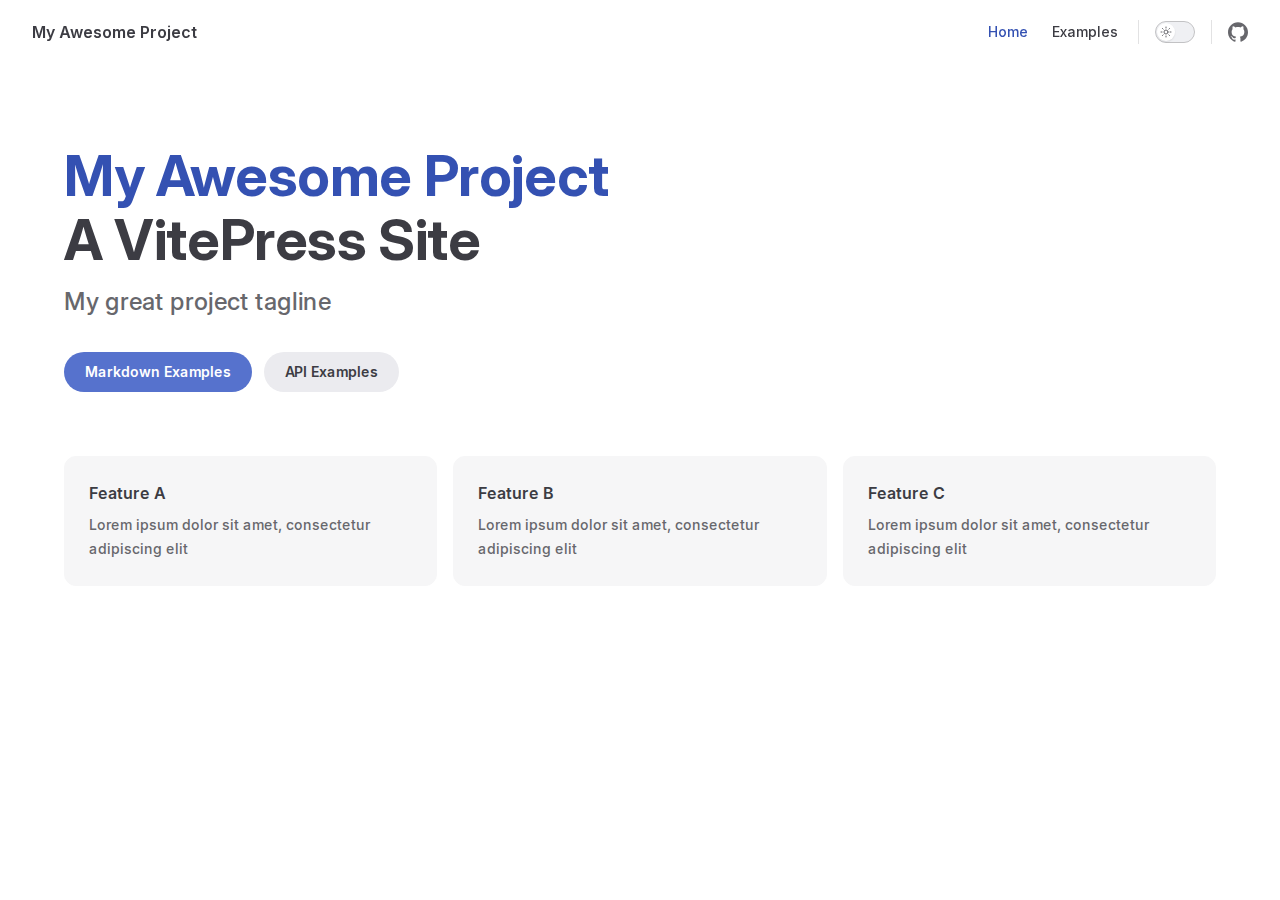
<file: index.html>
<!DOCTYPE html>
<html lang="en-US" dir="ltr">
  <head>
    <meta charset="utf-8">
    <meta name="viewport" content="width=device-width,initial-scale=1">
    <title>My Awesome Project</title>
    <meta name="description" content="A VitePress Site">
    <meta name="generator" content="VitePress v1.6.3">
    <link rel="preload stylesheet" href="/assets/style.DFTx90Kk.css" as="style">
    <link rel="preload stylesheet" href="/vp-icons.css" as="style">
    
    <script type="module" src="/assets/app.Yv9tMCdR.js"></script>
    <link rel="preload" href="/assets/inter-roman-latin.Di8DUHzh.woff2" as="font" type="font/woff2" crossorigin="">
    <link rel="modulepreload" href="/assets/chunks/theme.CDm2W-g2.js">
    <link rel="modulepreload" href="/assets/chunks/framework.Dh1jimFm.js">
    <link rel="modulepreload" href="/assets/index.md.D8UvZ0yK.lean.js">
    <script id="check-dark-mode">(()=>{const e=localStorage.getItem("vitepress-theme-appearance")||"auto",a=window.matchMedia("(prefers-color-scheme: dark)").matches;(!e||e==="auto"?a:e==="dark")&&document.documentElement.classList.add("dark")})();</script>
    <script id="check-mac-os">document.documentElement.classList.toggle("mac",/Mac|iPhone|iPod|iPad/i.test(navigator.platform));</script>
  </head>
  <body>
    <div id="app"><div class="Layout" data-v-5d98c3a5><!--[--><!--]--><!--[--><span tabindex="-1" data-v-0b0ada53></span><a href="#VPContent" class="VPSkipLink visually-hidden" data-v-0b0ada53>Skip to content</a><!--]--><!----><header class="VPNav" data-v-5d98c3a5 data-v-ae24b3ad><div class="VPNavBar" data-v-ae24b3ad data-v-6aa21345><div class="wrapper" data-v-6aa21345><div class="container" data-v-6aa21345><div class="title" data-v-6aa21345><div class="VPNavBarTitle" data-v-6aa21345 data-v-1168a8e4><a class="title" href="/" data-v-1168a8e4><!--[--><!--]--><!----><span data-v-1168a8e4>My Awesome Project</span><!--[--><!--]--></a></div></div><div class="content" data-v-6aa21345><div class="content-body" data-v-6aa21345><!--[--><!--]--><div class="VPNavBarSearch search" data-v-6aa21345><!----></div><nav aria-labelledby="main-nav-aria-label" class="VPNavBarMenu menu" data-v-6aa21345 data-v-dc692963><span id="main-nav-aria-label" class="visually-hidden" data-v-dc692963> Main Navigation </span><!--[--><!--[--><a class="VPLink link VPNavBarMenuLink active" href="/" tabindex="0" data-v-dc692963 data-v-e56f3d57><!--[--><span data-v-e56f3d57>Home</span><!--]--></a><!--]--><!--[--><a class="VPLink link VPNavBarMenuLink" href="/markdown-examples.html" tabindex="0" data-v-dc692963 data-v-e56f3d57><!--[--><span data-v-e56f3d57>Examples</span><!--]--></a><!--]--><!--]--></nav><!----><div class="VPNavBarAppearance appearance" data-v-6aa21345 data-v-6c893767><button class="VPSwitch VPSwitchAppearance" type="button" role="switch" title aria-checked="false" data-v-6c893767 data-v-5337faa4 data-v-1d5665e3><span class="check" data-v-1d5665e3><span class="icon" data-v-1d5665e3><!--[--><span class="vpi-sun sun" data-v-5337faa4></span><span class="vpi-moon moon" data-v-5337faa4></span><!--]--></span></span></button></div><div class="VPSocialLinks VPNavBarSocialLinks social-links" data-v-6aa21345 data-v-0394ad82 data-v-7bc22406><!--[--><a class="VPSocialLink no-icon" href="https://github.com/vuejs/vitepress" aria-label="github" target="_blank" rel="noopener" data-v-7bc22406 data-v-bd121fe5><span class="vpi-social-github"></span></a><!--]--></div><div class="VPFlyout VPNavBarExtra extra" data-v-6aa21345 data-v-bb2aa2f0 data-v-cf11d7a2><button type="button" class="button" aria-haspopup="true" aria-expanded="false" aria-label="extra navigation" data-v-cf11d7a2><span class="vpi-more-horizontal icon" data-v-cf11d7a2></span></button><div class="menu" data-v-cf11d7a2><div class="VPMenu" data-v-cf11d7a2 data-v-b98bc113><!----><!--[--><!--[--><!----><div class="group" data-v-bb2aa2f0><div class="item appearance" data-v-bb2aa2f0><p class="label" data-v-bb2aa2f0>Appearance</p><div class="appearance-action" data-v-bb2aa2f0><button class="VPSwitch VPSwitchAppearance" type="button" role="switch" title aria-checked="false" data-v-bb2aa2f0 data-v-5337faa4 data-v-1d5665e3><span class="check" data-v-1d5665e3><span class="icon" data-v-1d5665e3><!--[--><span class="vpi-sun sun" data-v-5337faa4></span><span class="vpi-moon moon" data-v-5337faa4></span><!--]--></span></span></button></div></div></div><div class="group" data-v-bb2aa2f0><div class="item social-links" data-v-bb2aa2f0><div class="VPSocialLinks social-links-list" data-v-bb2aa2f0 data-v-7bc22406><!--[--><a class="VPSocialLink no-icon" href="https://github.com/vuejs/vitepress" aria-label="github" target="_blank" rel="noopener" data-v-7bc22406 data-v-bd121fe5><span class="vpi-social-github"></span></a><!--]--></div></div></div><!--]--><!--]--></div></div></div><!--[--><!--]--><button type="button" class="VPNavBarHamburger hamburger" aria-label="mobile navigation" aria-expanded="false" aria-controls="VPNavScreen" data-v-6aa21345 data-v-e5dd9c1c><span class="container" data-v-e5dd9c1c><span class="top" data-v-e5dd9c1c></span><span class="middle" data-v-e5dd9c1c></span><span class="bottom" data-v-e5dd9c1c></span></span></button></div></div></div></div><div class="divider" data-v-6aa21345><div class="divider-line" data-v-6aa21345></div></div></div><!----></header><!----><!----><div class="VPContent is-home" id="VPContent" data-v-5d98c3a5 data-v-1428d186><div class="VPHome" data-v-1428d186 data-v-8b561e3d><!--[--><!--]--><div class="VPHero VPHomeHero" data-v-8b561e3d data-v-4f9c455b><div class="container" data-v-4f9c455b><div class="main" data-v-4f9c455b><!--[--><!--]--><!--[--><h1 class="heading" data-v-4f9c455b><span class="name clip" data-v-4f9c455b>My Awesome Project</span><span class="text" data-v-4f9c455b>A VitePress Site</span></h1><p class="tagline" data-v-4f9c455b>My great project tagline</p><!--]--><!--[--><!--]--><div class="actions" data-v-4f9c455b><!--[--><div class="action" data-v-4f9c455b><a class="VPButton medium brand" href="/markdown-examples.html" data-v-4f9c455b data-v-fa7799d5>Markdown Examples</a></div><div class="action" data-v-4f9c455b><a class="VPButton medium alt" href="/api-examples.html" data-v-4f9c455b data-v-fa7799d5>API Examples</a></div><!--]--></div><!--[--><!--]--></div><!----></div></div><!--[--><!--]--><!--[--><!--]--><div class="VPFeatures VPHomeFeatures" data-v-8b561e3d data-v-a6181336><div class="container" data-v-a6181336><div class="items" data-v-a6181336><!--[--><div class="grid-3 item" data-v-a6181336><div class="VPLink no-icon VPFeature" data-v-a6181336 data-v-a3976bdc><!--[--><article class="box" data-v-a3976bdc><!----><h2 class="title" data-v-a3976bdc>Feature A</h2><p class="details" data-v-a3976bdc>Lorem ipsum dolor sit amet, consectetur adipiscing elit</p><!----></article><!--]--></div></div><div class="grid-3 item" data-v-a6181336><div class="VPLink no-icon VPFeature" data-v-a6181336 data-v-a3976bdc><!--[--><article class="box" data-v-a3976bdc><!----><h2 class="title" data-v-a3976bdc>Feature B</h2><p class="details" data-v-a3976bdc>Lorem ipsum dolor sit amet, consectetur adipiscing elit</p><!----></article><!--]--></div></div><div class="grid-3 item" data-v-a6181336><div class="VPLink no-icon VPFeature" data-v-a6181336 data-v-a3976bdc><!--[--><article class="box" data-v-a3976bdc><!----><h2 class="title" data-v-a3976bdc>Feature C</h2><p class="details" data-v-a3976bdc>Lorem ipsum dolor sit amet, consectetur adipiscing elit</p><!----></article><!--]--></div></div><!--]--></div></div></div><!--[--><!--]--><div class="vp-doc container" style="" data-v-8b561e3d data-v-8e2d4988><!--[--><div style="position:relative;" data-v-8b561e3d><div></div></div><!--]--></div></div></div><!----><!--[--><!--]--></div></div>
    <script>window.__VP_HASH_MAP__=JSON.parse("{\"api-examples.md\":\"CRRh3xeI\",\"index.md\":\"D8UvZ0yK\",\"markdown-examples.md\":\"ediKJOVO\"}");window.__VP_SITE_DATA__=JSON.parse("{\"lang\":\"en-US\",\"dir\":\"ltr\",\"title\":\"My Awesome Project\",\"description\":\"A VitePress Site\",\"base\":\"/\",\"head\":[],\"router\":{\"prefetchLinks\":true},\"appearance\":true,\"themeConfig\":{\"nav\":[{\"text\":\"Home\",\"link\":\"/\"},{\"text\":\"Examples\",\"link\":\"/markdown-examples\"}],\"sidebar\":[{\"text\":\"Examples\",\"items\":[{\"text\":\"Markdown Examples\",\"link\":\"/markdown-examples\"},{\"text\":\"Runtime API Examples\",\"link\":\"/api-examples\"}]}],\"socialLinks\":[{\"icon\":\"github\",\"link\":\"https://github.com/vuejs/vitepress\"}]},\"locales\":{},\"scrollOffset\":134,\"cleanUrls\":false}");</script>
    
  </body>
</html>
</file>
<file: assets/style.DFTx90Kk.css>
@font-face{font-family:Inter;font-style:normal;font-weight:100 900;font-display:swap;src:url(/assets/inter-roman-cyrillic-ext.BBPuwvHQ.woff2) format("woff2");unicode-range:U+0460-052F,U+1C80-1C88,U+20B4,U+2DE0-2DFF,U+A640-A69F,U+FE2E-FE2F}@font-face{font-family:Inter;font-style:normal;font-weight:100 900;font-display:swap;src:url(/assets/inter-roman-cyrillic.C5lxZ8CY.woff2) format("woff2");unicode-range:U+0301,U+0400-045F,U+0490-0491,U+04B0-04B1,U+2116}@font-face{font-family:Inter;font-style:normal;font-weight:100 900;font-display:swap;src:url(/assets/inter-roman-greek-ext.CqjqNYQ-.woff2) format("woff2");unicode-range:U+1F00-1FFF}@font-face{font-family:Inter;font-style:normal;font-weight:100 900;font-display:swap;src:url(/assets/inter-roman-greek.BBVDIX6e.woff2) format("woff2");unicode-range:U+0370-0377,U+037A-037F,U+0384-038A,U+038C,U+038E-03A1,U+03A3-03FF}@font-face{font-family:Inter;font-style:normal;font-weight:100 900;font-display:swap;src:url(/assets/inter-roman-vietnamese.BjW4sHH5.woff2) format("woff2");unicode-range:U+0102-0103,U+0110-0111,U+0128-0129,U+0168-0169,U+01A0-01A1,U+01AF-01B0,U+0300-0301,U+0303-0304,U+0308-0309,U+0323,U+0329,U+1EA0-1EF9,U+20AB}@font-face{font-family:Inter;font-style:normal;font-weight:100 900;font-display:swap;src:url(/assets/inter-roman-latin-ext.4ZJIpNVo.woff2) format("woff2");unicode-range:U+0100-02AF,U+0304,U+0308,U+0329,U+1E00-1E9F,U+1EF2-1EFF,U+2020,U+20A0-20AB,U+20AD-20C0,U+2113,U+2C60-2C7F,U+A720-A7FF}@font-face{font-family:Inter;font-style:normal;font-weight:100 900;font-display:swap;src:url(/assets/inter-roman-latin.Di8DUHzh.woff2) format("woff2");unicode-range:U+0000-00FF,U+0131,U+0152-0153,U+02BB-02BC,U+02C6,U+02DA,U+02DC,U+0304,U+0308,U+0329,U+2000-206F,U+2074,U+20AC,U+2122,U+2191,U+2193,U+2212,U+2215,U+FEFF,U+FFFD}@font-face{font-family:Inter;font-style:italic;font-weight:100 900;font-display:swap;src:url(/assets/inter-italic-cyrillic-ext.r48I6akx.woff2) format("woff2");unicode-range:U+0460-052F,U+1C80-1C88,U+20B4,U+2DE0-2DFF,U+A640-A69F,U+FE2E-FE2F}@font-face{font-family:Inter;font-style:italic;font-weight:100 900;font-display:swap;src:url(/assets/inter-italic-cyrillic.By2_1cv3.woff2) format("woff2");unicode-range:U+0301,U+0400-045F,U+0490-0491,U+04B0-04B1,U+2116}@font-face{font-family:Inter;font-style:italic;font-weight:100 900;font-display:swap;src:url(/assets/inter-italic-greek-ext.1u6EdAuj.woff2) format("woff2");unicode-range:U+1F00-1FFF}@font-face{font-family:Inter;font-style:italic;font-weight:100 900;font-display:swap;src:url(/assets/inter-italic-greek.DJ8dCoTZ.woff2) format("woff2");unicode-range:U+0370-0377,U+037A-037F,U+0384-038A,U+038C,U+038E-03A1,U+03A3-03FF}@font-face{font-family:Inter;font-style:italic;font-weight:100 900;font-display:swap;src:url(/assets/inter-italic-vietnamese.BSbpV94h.woff2) format("woff2");unicode-range:U+0102-0103,U+0110-0111,U+0128-0129,U+0168-0169,U+01A0-01A1,U+01AF-01B0,U+0300-0301,U+0303-0304,U+0308-0309,U+0323,U+0329,U+1EA0-1EF9,U+20AB}@font-face{font-family:Inter;font-style:italic;font-weight:100 900;font-display:swap;src:url(/assets/inter-italic-latin-ext.CN1xVJS-.woff2) format("woff2");unicode-range:U+0100-02AF,U+0304,U+0308,U+0329,U+1E00-1E9F,U+1EF2-1EFF,U+2020,U+20A0-20AB,U+20AD-20C0,U+2113,U+2C60-2C7F,U+A720-A7FF}@font-face{font-family:Inter;font-style:italic;font-weight:100 900;font-display:swap;src:url(/assets/inter-italic-latin.C2AdPX0b.woff2) format("woff2");unicode-range:U+0000-00FF,U+0131,U+0152-0153,U+02BB-02BC,U+02C6,U+02DA,U+02DC,U+0304,U+0308,U+0329,U+2000-206F,U+2074,U+20AC,U+2122,U+2191,U+2193,U+2212,U+2215,U+FEFF,U+FFFD}@font-face{font-family:Punctuation SC;font-weight:400;src:local("PingFang SC Regular"),local("Noto Sans CJK SC"),local("Microsoft YaHei");unicode-range:U+201C,U+201D,U+2018,U+2019,U+2E3A,U+2014,U+2013,U+2026,U+00B7,U+007E,U+002F}@font-face{font-family:Punctuation SC;font-weight:500;src:local("PingFang SC Medium"),local("Noto Sans CJK SC"),local("Microsoft YaHei");unicode-range:U+201C,U+201D,U+2018,U+2019,U+2E3A,U+2014,U+2013,U+2026,U+00B7,U+007E,U+002F}@font-face{font-family:Punctuation SC;font-weight:600;src:local("PingFang SC Semibold"),local("Noto Sans CJK SC Bold"),local("Microsoft YaHei Bold");unicode-range:U+201C,U+201D,U+2018,U+2019,U+2E3A,U+2014,U+2013,U+2026,U+00B7,U+007E,U+002F}@font-face{font-family:Punctuation SC;font-weight:700;src:local("PingFang SC Semibold"),local("Noto Sans CJK SC Bold"),local("Microsoft YaHei Bold");unicode-range:U+201C,U+201D,U+2018,U+2019,U+2E3A,U+2014,U+2013,U+2026,U+00B7,U+007E,U+002F}:root{--vp-c-white: #ffffff;--vp-c-black: #000000;--vp-c-neutral: var(--vp-c-black);--vp-c-neutral-inverse: var(--vp-c-white)}.dark{--vp-c-neutral: var(--vp-c-white);--vp-c-neutral-inverse: var(--vp-c-black)}:root{--vp-c-gray-1: #dddde3;--vp-c-gray-2: #e4e4e9;--vp-c-gray-3: #ebebef;--vp-c-gray-soft: rgba(142, 150, 170, .14);--vp-c-indigo-1: #3451b2;--vp-c-indigo-2: #3a5ccc;--vp-c-indigo-3: #5672cd;--vp-c-indigo-soft: rgba(100, 108, 255, .14);--vp-c-purple-1: #6f42c1;--vp-c-purple-2: #7e4cc9;--vp-c-purple-3: #8e5cd9;--vp-c-purple-soft: rgba(159, 122, 234, .14);--vp-c-green-1: #18794e;--vp-c-green-2: #299764;--vp-c-green-3: #30a46c;--vp-c-green-soft: rgba(16, 185, 129, .14);--vp-c-yellow-1: #915930;--vp-c-yellow-2: #946300;--vp-c-yellow-3: #9f6a00;--vp-c-yellow-soft: rgba(234, 179, 8, .14);--vp-c-red-1: #b8272c;--vp-c-red-2: #d5393e;--vp-c-red-3: #e0575b;--vp-c-red-soft: rgba(244, 63, 94, .14);--vp-c-sponsor: #db2777}.dark{--vp-c-gray-1: #515c67;--vp-c-gray-2: #414853;--vp-c-gray-3: #32363f;--vp-c-gray-soft: rgba(101, 117, 133, .16);--vp-c-indigo-1: #a8b1ff;--vp-c-indigo-2: #5c73e7;--vp-c-indigo-3: #3e63dd;--vp-c-indigo-soft: rgba(100, 108, 255, .16);--vp-c-purple-1: #c8abfa;--vp-c-purple-2: #a879e6;--vp-c-purple-3: #8e5cd9;--vp-c-purple-soft: rgba(159, 122, 234, .16);--vp-c-green-1: #3dd68c;--vp-c-green-2: #30a46c;--vp-c-green-3: #298459;--vp-c-green-soft: rgba(16, 185, 129, .16);--vp-c-yellow-1: #f9b44e;--vp-c-yellow-2: #da8b17;--vp-c-yellow-3: #a46a0a;--vp-c-yellow-soft: rgba(234, 179, 8, .16);--vp-c-red-1: #f66f81;--vp-c-red-2: #f14158;--vp-c-red-3: #b62a3c;--vp-c-red-soft: rgba(244, 63, 94, .16)}:root{--vp-c-bg: #ffffff;--vp-c-bg-alt: #f6f6f7;--vp-c-bg-elv: #ffffff;--vp-c-bg-soft: #f6f6f7}.dark{--vp-c-bg: #1b1b1f;--vp-c-bg-alt: #161618;--vp-c-bg-elv: #202127;--vp-c-bg-soft: #202127}:root{--vp-c-border: #c2c2c4;--vp-c-divider: #e2e2e3;--vp-c-gutter: #e2e2e3}.dark{--vp-c-border: #3c3f44;--vp-c-divider: #2e2e32;--vp-c-gutter: #000000}:root{--vp-c-text-1: #3c3c43;--vp-c-text-2: #67676c;--vp-c-text-3: #929295}.dark{--vp-c-text-1: #dfdfd6;--vp-c-text-2: #98989f;--vp-c-text-3: #6a6a71}:root{--vp-c-default-1: var(--vp-c-gray-1);--vp-c-default-2: var(--vp-c-gray-2);--vp-c-default-3: var(--vp-c-gray-3);--vp-c-default-soft: var(--vp-c-gray-soft);--vp-c-brand-1: var(--vp-c-indigo-1);--vp-c-brand-2: var(--vp-c-indigo-2);--vp-c-brand-3: var(--vp-c-indigo-3);--vp-c-brand-soft: var(--vp-c-indigo-soft);--vp-c-brand: var(--vp-c-brand-1);--vp-c-tip-1: var(--vp-c-brand-1);--vp-c-tip-2: var(--vp-c-brand-2);--vp-c-tip-3: var(--vp-c-brand-3);--vp-c-tip-soft: var(--vp-c-brand-soft);--vp-c-note-1: var(--vp-c-brand-1);--vp-c-note-2: var(--vp-c-brand-2);--vp-c-note-3: var(--vp-c-brand-3);--vp-c-note-soft: var(--vp-c-brand-soft);--vp-c-success-1: var(--vp-c-green-1);--vp-c-success-2: var(--vp-c-green-2);--vp-c-success-3: var(--vp-c-green-3);--vp-c-success-soft: var(--vp-c-green-soft);--vp-c-important-1: var(--vp-c-purple-1);--vp-c-important-2: var(--vp-c-purple-2);--vp-c-important-3: var(--vp-c-purple-3);--vp-c-important-soft: var(--vp-c-purple-soft);--vp-c-warning-1: var(--vp-c-yellow-1);--vp-c-warning-2: var(--vp-c-yellow-2);--vp-c-warning-3: var(--vp-c-yellow-3);--vp-c-warning-soft: var(--vp-c-yellow-soft);--vp-c-danger-1: var(--vp-c-red-1);--vp-c-danger-2: var(--vp-c-red-2);--vp-c-danger-3: var(--vp-c-red-3);--vp-c-danger-soft: var(--vp-c-red-soft);--vp-c-caution-1: var(--vp-c-red-1);--vp-c-caution-2: var(--vp-c-red-2);--vp-c-caution-3: var(--vp-c-red-3);--vp-c-caution-soft: var(--vp-c-red-soft)}:root{--vp-font-family-base: "Inter", ui-sans-serif, system-ui, sans-serif, "Apple Color Emoji", "Segoe UI Emoji", "Segoe UI Symbol", "Noto Color Emoji";--vp-font-family-mono: ui-monospace, "Menlo", "Monaco", "Consolas", "Liberation Mono", "Courier New", monospace;font-optical-sizing:auto}:root:where(:lang(zh)){--vp-font-family-base: "Punctuation SC", "Inter", ui-sans-serif, system-ui, sans-serif, "Apple Color Emoji", "Segoe UI Emoji", "Segoe UI Symbol", "Noto Color Emoji"}:root{--vp-shadow-1: 0 1px 2px rgba(0, 0, 0, .04), 0 1px 2px rgba(0, 0, 0, .06);--vp-shadow-2: 0 3px 12px rgba(0, 0, 0, .07), 0 1px 4px rgba(0, 0, 0, .07);--vp-shadow-3: 0 12px 32px rgba(0, 0, 0, .1), 0 2px 6px rgba(0, 0, 0, .08);--vp-shadow-4: 0 14px 44px rgba(0, 0, 0, .12), 0 3px 9px rgba(0, 0, 0, .12);--vp-shadow-5: 0 18px 56px rgba(0, 0, 0, .16), 0 4px 12px rgba(0, 0, 0, .16)}:root{--vp-z-index-footer: 10;--vp-z-index-local-nav: 20;--vp-z-index-nav: 30;--vp-z-index-layout-top: 40;--vp-z-index-backdrop: 50;--vp-z-index-sidebar: 60}@media (min-width: 960px){:root{--vp-z-index-sidebar: 25}}:root{--vp-layout-max-width: 1440px}:root{--vp-header-anchor-symbol: "#"}:root{--vp-code-line-height: 1.7;--vp-code-font-size: .875em;--vp-code-color: var(--vp-c-brand-1);--vp-code-link-color: var(--vp-c-brand-1);--vp-code-link-hover-color: var(--vp-c-brand-2);--vp-code-bg: var(--vp-c-default-soft);--vp-code-block-color: var(--vp-c-text-2);--vp-code-block-bg: var(--vp-c-bg-alt);--vp-code-block-divider-color: var(--vp-c-gutter);--vp-code-lang-color: var(--vp-c-text-3);--vp-code-line-highlight-color: var(--vp-c-default-soft);--vp-code-line-number-color: var(--vp-c-text-3);--vp-code-line-diff-add-color: var(--vp-c-success-soft);--vp-code-line-diff-add-symbol-color: var(--vp-c-success-1);--vp-code-line-diff-remove-color: var(--vp-c-danger-soft);--vp-code-line-diff-remove-symbol-color: var(--vp-c-danger-1);--vp-code-line-warning-color: var(--vp-c-warning-soft);--vp-code-line-error-color: var(--vp-c-danger-soft);--vp-code-copy-code-border-color: var(--vp-c-divider);--vp-code-copy-code-bg: var(--vp-c-bg-soft);--vp-code-copy-code-hover-border-color: var(--vp-c-divider);--vp-code-copy-code-hover-bg: var(--vp-c-bg);--vp-code-copy-code-active-text: var(--vp-c-text-2);--vp-code-copy-copied-text-content: "Copied";--vp-code-tab-divider: var(--vp-code-block-divider-color);--vp-code-tab-text-color: var(--vp-c-text-2);--vp-code-tab-bg: var(--vp-code-block-bg);--vp-code-tab-hover-text-color: var(--vp-c-text-1);--vp-code-tab-active-text-color: var(--vp-c-text-1);--vp-code-tab-active-bar-color: var(--vp-c-brand-1)}:lang(es),:lang(pt){--vp-code-copy-copied-text-content: "Copiado"}:lang(fa){--vp-code-copy-copied-text-content: "کپی شد"}:lang(ko){--vp-code-copy-copied-text-content: "복사됨"}:lang(ru){--vp-code-copy-copied-text-content: "Скопировано"}:lang(zh){--vp-code-copy-copied-text-content: "已复制"}:root{--vp-button-brand-border: transparent;--vp-button-brand-text: var(--vp-c-white);--vp-button-brand-bg: var(--vp-c-brand-3);--vp-button-brand-hover-border: transparent;--vp-button-brand-hover-text: var(--vp-c-white);--vp-button-brand-hover-bg: var(--vp-c-brand-2);--vp-button-brand-active-border: transparent;--vp-button-brand-active-text: var(--vp-c-white);--vp-button-brand-active-bg: var(--vp-c-brand-1);--vp-button-alt-border: transparent;--vp-button-alt-text: var(--vp-c-text-1);--vp-button-alt-bg: var(--vp-c-default-3);--vp-button-alt-hover-border: transparent;--vp-button-alt-hover-text: var(--vp-c-text-1);--vp-button-alt-hover-bg: var(--vp-c-default-2);--vp-button-alt-active-border: transparent;--vp-button-alt-active-text: var(--vp-c-text-1);--vp-button-alt-active-bg: var(--vp-c-default-1);--vp-button-sponsor-border: var(--vp-c-text-2);--vp-button-sponsor-text: var(--vp-c-text-2);--vp-button-sponsor-bg: transparent;--vp-button-sponsor-hover-border: var(--vp-c-sponsor);--vp-button-sponsor-hover-text: var(--vp-c-sponsor);--vp-button-sponsor-hover-bg: transparent;--vp-button-sponsor-active-border: var(--vp-c-sponsor);--vp-button-sponsor-active-text: var(--vp-c-sponsor);--vp-button-sponsor-active-bg: transparent}:root{--vp-custom-block-font-size: 14px;--vp-custom-block-code-font-size: 13px;--vp-custom-block-info-border: transparent;--vp-custom-block-info-text: var(--vp-c-text-1);--vp-custom-block-info-bg: var(--vp-c-default-soft);--vp-custom-block-info-code-bg: var(--vp-c-default-soft);--vp-custom-block-note-border: transparent;--vp-custom-block-note-text: var(--vp-c-text-1);--vp-custom-block-note-bg: var(--vp-c-default-soft);--vp-custom-block-note-code-bg: var(--vp-c-default-soft);--vp-custom-block-tip-border: transparent;--vp-custom-block-tip-text: var(--vp-c-text-1);--vp-custom-block-tip-bg: var(--vp-c-tip-soft);--vp-custom-block-tip-code-bg: var(--vp-c-tip-soft);--vp-custom-block-important-border: transparent;--vp-custom-block-important-text: var(--vp-c-text-1);--vp-custom-block-important-bg: var(--vp-c-important-soft);--vp-custom-block-important-code-bg: var(--vp-c-important-soft);--vp-custom-block-warning-border: transparent;--vp-custom-block-warning-text: var(--vp-c-text-1);--vp-custom-block-warning-bg: var(--vp-c-warning-soft);--vp-custom-block-warning-code-bg: var(--vp-c-warning-soft);--vp-custom-block-danger-border: transparent;--vp-custom-block-danger-text: var(--vp-c-text-1);--vp-custom-block-danger-bg: var(--vp-c-danger-soft);--vp-custom-block-danger-code-bg: var(--vp-c-danger-soft);--vp-custom-block-caution-border: transparent;--vp-custom-block-caution-text: var(--vp-c-text-1);--vp-custom-block-caution-bg: var(--vp-c-caution-soft);--vp-custom-block-caution-code-bg: var(--vp-c-caution-soft);--vp-custom-block-details-border: var(--vp-custom-block-info-border);--vp-custom-block-details-text: var(--vp-custom-block-info-text);--vp-custom-block-details-bg: var(--vp-custom-block-info-bg);--vp-custom-block-details-code-bg: var(--vp-custom-block-info-code-bg)}:root{--vp-input-border-color: var(--vp-c-border);--vp-input-bg-color: var(--vp-c-bg-alt);--vp-input-switch-bg-color: var(--vp-c-default-soft)}:root{--vp-nav-height: 64px;--vp-nav-bg-color: var(--vp-c-bg);--vp-nav-screen-bg-color: var(--vp-c-bg);--vp-nav-logo-height: 24px}.hide-nav{--vp-nav-height: 0px}.hide-nav .VPSidebar{--vp-nav-height: 22px}:root{--vp-local-nav-bg-color: var(--vp-c-bg)}:root{--vp-sidebar-width: 272px;--vp-sidebar-bg-color: var(--vp-c-bg-alt)}:root{--vp-backdrop-bg-color: rgba(0, 0, 0, .6)}:root{--vp-home-hero-name-color: var(--vp-c-brand-1);--vp-home-hero-name-background: transparent;--vp-home-hero-image-background-image: none;--vp-home-hero-image-filter: none}:root{--vp-badge-info-border: transparent;--vp-badge-info-text: var(--vp-c-text-2);--vp-badge-info-bg: var(--vp-c-default-soft);--vp-badge-tip-border: transparent;--vp-badge-tip-text: var(--vp-c-tip-1);--vp-badge-tip-bg: var(--vp-c-tip-soft);--vp-badge-warning-border: transparent;--vp-badge-warning-text: var(--vp-c-warning-1);--vp-badge-warning-bg: var(--vp-c-warning-soft);--vp-badge-danger-border: transparent;--vp-badge-danger-text: var(--vp-c-danger-1);--vp-badge-danger-bg: var(--vp-c-danger-soft)}:root{--vp-carbon-ads-text-color: var(--vp-c-text-1);--vp-carbon-ads-poweredby-color: var(--vp-c-text-2);--vp-carbon-ads-bg-color: var(--vp-c-bg-soft);--vp-carbon-ads-hover-text-color: var(--vp-c-brand-1);--vp-carbon-ads-hover-poweredby-color: var(--vp-c-text-1)}:root{--vp-local-search-bg: var(--vp-c-bg);--vp-local-search-result-bg: var(--vp-c-bg);--vp-local-search-result-border: var(--vp-c-divider);--vp-local-search-result-selected-bg: var(--vp-c-bg);--vp-local-search-result-selected-border: var(--vp-c-brand-1);--vp-local-search-highlight-bg: var(--vp-c-brand-1);--vp-local-search-highlight-text: var(--vp-c-neutral-inverse)}@media (prefers-reduced-motion: reduce){*,:before,:after{animation-delay:-1ms!important;animation-duration:1ms!important;animation-iteration-count:1!important;background-attachment:initial!important;scroll-behavior:auto!important;transition-duration:0s!important;transition-delay:0s!important}}*,:before,:after{box-sizing:border-box}html{line-height:1.4;font-size:16px;-webkit-text-size-adjust:100%}html.dark{color-scheme:dark}body{margin:0;width:100%;min-width:320px;min-height:100vh;line-height:24px;font-family:var(--vp-font-family-base);font-size:16px;font-weight:400;color:var(--vp-c-text-1);background-color:var(--vp-c-bg);font-synthesis:style;text-rendering:optimizeLegibility;-webkit-font-smoothing:antialiased;-moz-osx-font-smoothing:grayscale}main{display:block}h1,h2,h3,h4,h5,h6{margin:0;line-height:24px;font-size:16px;font-weight:400}p{margin:0}strong,b{font-weight:600}a,area,button,[role=button],input,label,select,summary,textarea{touch-action:manipulation}a{color:inherit;text-decoration:inherit}ol,ul{list-style:none;margin:0;padding:0}blockquote{margin:0}pre,code,kbd,samp{font-family:var(--vp-font-family-mono)}img,svg,video,canvas,audio,iframe,embed,object{display:block}figure{margin:0}img,video{max-width:100%;height:auto}button,input,optgroup,select,textarea{border:0;padding:0;line-height:inherit;color:inherit}button{padding:0;font-family:inherit;background-color:transparent;background-image:none}button:enabled,[role=button]:enabled{cursor:pointer}button:focus,button:focus-visible{outline:1px dotted;outline:4px auto -webkit-focus-ring-color}button:focus:not(:focus-visible){outline:none!important}input:focus,textarea:focus,select:focus{outline:none}table{border-collapse:collapse}input{background-color:transparent}input:-ms-input-placeholder,textarea:-ms-input-placeholder{color:var(--vp-c-text-3)}input::-ms-input-placeholder,textarea::-ms-input-placeholder{color:var(--vp-c-text-3)}input::placeholder,textarea::placeholder{color:var(--vp-c-text-3)}input::-webkit-outer-spin-button,input::-webkit-inner-spin-button{-webkit-appearance:none;margin:0}input[type=number]{-moz-appearance:textfield}textarea{resize:vertical}select{-webkit-appearance:none}fieldset{margin:0;padding:0}h1,h2,h3,h4,h5,h6,li,p{overflow-wrap:break-word}vite-error-overlay{z-index:9999}mjx-container{overflow-x:auto}mjx-container>svg{display:inline-block;margin:auto}[class^=vpi-],[class*=" vpi-"],.vp-icon{width:1em;height:1em}[class^=vpi-].bg,[class*=" vpi-"].bg,.vp-icon.bg{background-size:100% 100%;background-color:transparent}[class^=vpi-]:not(.bg),[class*=" vpi-"]:not(.bg),.vp-icon:not(.bg){-webkit-mask:var(--icon) no-repeat;mask:var(--icon) no-repeat;-webkit-mask-size:100% 100%;mask-size:100% 100%;background-color:currentColor;color:inherit}.vpi-align-left{--icon: url("data:image/svg+xml,%3Csvg xmlns='http://www.w3.org/2000/svg' fill='none' stroke='currentColor' stroke-linecap='round' stroke-linejoin='round' stroke-width='2' viewBox='0 0 24 24'%3E%3Cpath d='M21 6H3M15 12H3M17 18H3'/%3E%3C/svg%3E")}.vpi-arrow-right,.vpi-arrow-down,.vpi-arrow-left,.vpi-arrow-up{--icon: url("data:image/svg+xml,%3Csvg xmlns='http://www.w3.org/2000/svg' fill='none' stroke='currentColor' stroke-linecap='round' stroke-linejoin='round' stroke-width='2' viewBox='0 0 24 24'%3E%3Cpath d='M5 12h14M12 5l7 7-7 7'/%3E%3C/svg%3E")}.vpi-chevron-right,.vpi-chevron-down,.vpi-chevron-left,.vpi-chevron-up{--icon: url("data:image/svg+xml,%3Csvg xmlns='http://www.w3.org/2000/svg' fill='none' stroke='currentColor' stroke-linecap='round' stroke-linejoin='round' stroke-width='2' viewBox='0 0 24 24'%3E%3Cpath d='m9 18 6-6-6-6'/%3E%3C/svg%3E")}.vpi-chevron-down,.vpi-arrow-down{transform:rotate(90deg)}.vpi-chevron-left,.vpi-arrow-left{transform:rotate(180deg)}.vpi-chevron-up,.vpi-arrow-up{transform:rotate(-90deg)}.vpi-square-pen{--icon: url("data:image/svg+xml,%3Csvg xmlns='http://www.w3.org/2000/svg' fill='none' stroke='currentColor' stroke-linecap='round' stroke-linejoin='round' stroke-width='2' viewBox='0 0 24 24'%3E%3Cpath d='M12 3H5a2 2 0 0 0-2 2v14a2 2 0 0 0 2 2h14a2 2 0 0 0 2-2v-7'/%3E%3Cpath d='M18.375 2.625a2.121 2.121 0 1 1 3 3L12 15l-4 1 1-4Z'/%3E%3C/svg%3E")}.vpi-plus{--icon: url("data:image/svg+xml,%3Csvg xmlns='http://www.w3.org/2000/svg' fill='none' stroke='currentColor' stroke-linecap='round' stroke-linejoin='round' stroke-width='2' viewBox='0 0 24 24'%3E%3Cpath d='M5 12h14M12 5v14'/%3E%3C/svg%3E")}.vpi-sun{--icon: url("data:image/svg+xml,%3Csvg xmlns='http://www.w3.org/2000/svg' fill='none' stroke='currentColor' stroke-linecap='round' stroke-linejoin='round' stroke-width='2' viewBox='0 0 24 24'%3E%3Ccircle cx='12' cy='12' r='4'/%3E%3Cpath d='M12 2v2M12 20v2M4.93 4.93l1.41 1.41M17.66 17.66l1.41 1.41M2 12h2M20 12h2M6.34 17.66l-1.41 1.41M19.07 4.93l-1.41 1.41'/%3E%3C/svg%3E")}.vpi-moon{--icon: url("data:image/svg+xml,%3Csvg xmlns='http://www.w3.org/2000/svg' fill='none' stroke='currentColor' stroke-linecap='round' stroke-linejoin='round' stroke-width='2' viewBox='0 0 24 24'%3E%3Cpath d='M12 3a6 6 0 0 0 9 9 9 9 0 1 1-9-9Z'/%3E%3C/svg%3E")}.vpi-more-horizontal{--icon: url("data:image/svg+xml,%3Csvg xmlns='http://www.w3.org/2000/svg' fill='none' stroke='currentColor' stroke-linecap='round' stroke-linejoin='round' stroke-width='2' viewBox='0 0 24 24'%3E%3Ccircle cx='12' cy='12' r='1'/%3E%3Ccircle cx='19' cy='12' r='1'/%3E%3Ccircle cx='5' cy='12' r='1'/%3E%3C/svg%3E")}.vpi-languages{--icon: url("data:image/svg+xml,%3Csvg xmlns='http://www.w3.org/2000/svg' fill='none' stroke='currentColor' stroke-linecap='round' stroke-linejoin='round' stroke-width='2' viewBox='0 0 24 24'%3E%3Cpath d='m5 8 6 6M4 14l6-6 2-3M2 5h12M7 2h1M22 22l-5-10-5 10M14 18h6'/%3E%3C/svg%3E")}.vpi-heart{--icon: url("data:image/svg+xml,%3Csvg xmlns='http://www.w3.org/2000/svg' fill='none' stroke='currentColor' stroke-linecap='round' stroke-linejoin='round' stroke-width='2' viewBox='0 0 24 24'%3E%3Cpath d='M19 14c1.49-1.46 3-3.21 3-5.5A5.5 5.5 0 0 0 16.5 3c-1.76 0-3 .5-4.5 2-1.5-1.5-2.74-2-4.5-2A5.5 5.5 0 0 0 2 8.5c0 2.3 1.5 4.05 3 5.5l7 7Z'/%3E%3C/svg%3E")}.vpi-search{--icon: url("data:image/svg+xml,%3Csvg xmlns='http://www.w3.org/2000/svg' fill='none' stroke='currentColor' stroke-linecap='round' stroke-linejoin='round' stroke-width='2' viewBox='0 0 24 24'%3E%3Ccircle cx='11' cy='11' r='8'/%3E%3Cpath d='m21 21-4.3-4.3'/%3E%3C/svg%3E")}.vpi-layout-list{--icon: url("data:image/svg+xml,%3Csvg xmlns='http://www.w3.org/2000/svg' fill='none' stroke='currentColor' stroke-linecap='round' stroke-linejoin='round' stroke-width='2' viewBox='0 0 24 24'%3E%3Crect width='7' height='7' x='3' y='3' rx='1'/%3E%3Crect width='7' height='7' x='3' y='14' rx='1'/%3E%3Cpath d='M14 4h7M14 9h7M14 15h7M14 20h7'/%3E%3C/svg%3E")}.vpi-delete{--icon: url("data:image/svg+xml,%3Csvg xmlns='http://www.w3.org/2000/svg' fill='none' stroke='currentColor' stroke-linecap='round' stroke-linejoin='round' stroke-width='2' viewBox='0 0 24 24'%3E%3Cpath d='M20 5H9l-7 7 7 7h11a2 2 0 0 0 2-2V7a2 2 0 0 0-2-2ZM18 9l-6 6M12 9l6 6'/%3E%3C/svg%3E")}.vpi-corner-down-left{--icon: url("data:image/svg+xml,%3Csvg xmlns='http://www.w3.org/2000/svg' fill='none' stroke='currentColor' stroke-linecap='round' stroke-linejoin='round' stroke-width='2' viewBox='0 0 24 24'%3E%3Cpath d='m9 10-5 5 5 5'/%3E%3Cpath d='M20 4v7a4 4 0 0 1-4 4H4'/%3E%3C/svg%3E")}:root{--vp-icon-copy: url("data:image/svg+xml,%3Csvg xmlns='http://www.w3.org/2000/svg' fill='none' stroke='rgba(128,128,128,1)' stroke-linecap='round' stroke-linejoin='round' stroke-width='2' viewBox='0 0 24 24'%3E%3Crect width='8' height='4' x='8' y='2' rx='1' ry='1'/%3E%3Cpath d='M16 4h2a2 2 0 0 1 2 2v14a2 2 0 0 1-2 2H6a2 2 0 0 1-2-2V6a2 2 0 0 1 2-2h2'/%3E%3C/svg%3E");--vp-icon-copied: url("data:image/svg+xml,%3Csvg xmlns='http://www.w3.org/2000/svg' fill='none' stroke='rgba(128,128,128,1)' stroke-linecap='round' stroke-linejoin='round' stroke-width='2' viewBox='0 0 24 24'%3E%3Crect width='8' height='4' x='8' y='2' rx='1' ry='1'/%3E%3Cpath d='M16 4h2a2 2 0 0 1 2 2v14a2 2 0 0 1-2 2H6a2 2 0 0 1-2-2V6a2 2 0 0 1 2-2h2'/%3E%3Cpath d='m9 14 2 2 4-4'/%3E%3C/svg%3E")}.visually-hidden{position:absolute;width:1px;height:1px;white-space:nowrap;clip:rect(0 0 0 0);clip-path:inset(50%);overflow:hidden}.custom-block{border:1px solid transparent;border-radius:8px;padding:16px 16px 8px;line-height:24px;font-size:var(--vp-custom-block-font-size);color:var(--vp-c-text-2)}.custom-block.info{border-color:var(--vp-custom-block-info-border);color:var(--vp-custom-block-info-text);background-color:var(--vp-custom-block-info-bg)}.custom-block.info a,.custom-block.info code{color:var(--vp-c-brand-1)}.custom-block.info a:hover,.custom-block.info a:hover>code{color:var(--vp-c-brand-2)}.custom-block.info code{background-color:var(--vp-custom-block-info-code-bg)}.custom-block.note{border-color:var(--vp-custom-block-note-border);color:var(--vp-custom-block-note-text);background-color:var(--vp-custom-block-note-bg)}.custom-block.note a,.custom-block.note code{color:var(--vp-c-brand-1)}.custom-block.note a:hover,.custom-block.note a:hover>code{color:var(--vp-c-brand-2)}.custom-block.note code{background-color:var(--vp-custom-block-note-code-bg)}.custom-block.tip{border-color:var(--vp-custom-block-tip-border);color:var(--vp-custom-block-tip-text);background-color:var(--vp-custom-block-tip-bg)}.custom-block.tip a,.custom-block.tip code{color:var(--vp-c-tip-1)}.custom-block.tip a:hover,.custom-block.tip a:hover>code{color:var(--vp-c-tip-2)}.custom-block.tip code{background-color:var(--vp-custom-block-tip-code-bg)}.custom-block.important{border-color:var(--vp-custom-block-important-border);color:var(--vp-custom-block-important-text);background-color:var(--vp-custom-block-important-bg)}.custom-block.important a,.custom-block.important code{color:var(--vp-c-important-1)}.custom-block.important a:hover,.custom-block.important a:hover>code{color:var(--vp-c-important-2)}.custom-block.important code{background-color:var(--vp-custom-block-important-code-bg)}.custom-block.warning{border-color:var(--vp-custom-block-warning-border);color:var(--vp-custom-block-warning-text);background-color:var(--vp-custom-block-warning-bg)}.custom-block.warning a,.custom-block.warning code{color:var(--vp-c-warning-1)}.custom-block.warning a:hover,.custom-block.warning a:hover>code{color:var(--vp-c-warning-2)}.custom-block.warning code{background-color:var(--vp-custom-block-warning-code-bg)}.custom-block.danger{border-color:var(--vp-custom-block-danger-border);color:var(--vp-custom-block-danger-text);background-color:var(--vp-custom-block-danger-bg)}.custom-block.danger a,.custom-block.danger code{color:var(--vp-c-danger-1)}.custom-block.danger a:hover,.custom-block.danger a:hover>code{color:var(--vp-c-danger-2)}.custom-block.danger code{background-color:var(--vp-custom-block-danger-code-bg)}.custom-block.caution{border-color:var(--vp-custom-block-caution-border);color:var(--vp-custom-block-caution-text);background-color:var(--vp-custom-block-caution-bg)}.custom-block.caution a,.custom-block.caution code{color:var(--vp-c-caution-1)}.custom-block.caution a:hover,.custom-block.caution a:hover>code{color:var(--vp-c-caution-2)}.custom-block.caution code{background-color:var(--vp-custom-block-caution-code-bg)}.custom-block.details{border-color:var(--vp-custom-block-details-border);color:var(--vp-custom-block-details-text);background-color:var(--vp-custom-block-details-bg)}.custom-block.details a{color:var(--vp-c-brand-1)}.custom-block.details a:hover,.custom-block.details a:hover>code{color:var(--vp-c-brand-2)}.custom-block.details code{background-color:var(--vp-custom-block-details-code-bg)}.custom-block-title{font-weight:600}.custom-block p+p{margin:8px 0}.custom-block.details summary{margin:0 0 8px;font-weight:700;cursor:pointer;-webkit-user-select:none;user-select:none}.custom-block.details summary+p{margin:8px 0}.custom-block a{color:inherit;font-weight:600;text-decoration:underline;text-underline-offset:2px;transition:opacity .25s}.custom-block a:hover{opacity:.75}.custom-block code{font-size:var(--vp-custom-block-code-font-size)}.custom-block.custom-block th,.custom-block.custom-block blockquote>p{font-size:var(--vp-custom-block-font-size);color:inherit}.dark .vp-code span{color:var(--shiki-dark, inherit)}html:not(.dark) .vp-code span{color:var(--shiki-light, inherit)}.vp-code-group{margin-top:16px}.vp-code-group .tabs{position:relative;display:flex;margin-right:-24px;margin-left:-24px;padding:0 12px;background-color:var(--vp-code-tab-bg);overflow-x:auto;overflow-y:hidden;box-shadow:inset 0 -1px var(--vp-code-tab-divider)}@media (min-width: 640px){.vp-code-group .tabs{margin-right:0;margin-left:0;border-radius:8px 8px 0 0}}.vp-code-group .tabs input{position:fixed;opacity:0;pointer-events:none}.vp-code-group .tabs label{position:relative;display:inline-block;border-bottom:1px solid transparent;padding:0 12px;line-height:48px;font-size:14px;font-weight:500;color:var(--vp-code-tab-text-color);white-space:nowrap;cursor:pointer;transition:color .25s}.vp-code-group .tabs label:after{position:absolute;right:8px;bottom:-1px;left:8px;z-index:1;height:2px;border-radius:2px;content:"";background-color:transparent;transition:background-color .25s}.vp-code-group label:hover{color:var(--vp-code-tab-hover-text-color)}.vp-code-group input:checked+label{color:var(--vp-code-tab-active-text-color)}.vp-code-group input:checked+label:after{background-color:var(--vp-code-tab-active-bar-color)}.vp-code-group div[class*=language-],.vp-block{display:none;margin-top:0!important;border-top-left-radius:0!important;border-top-right-radius:0!important}.vp-code-group div[class*=language-].active,.vp-block.active{display:block}.vp-block{padding:20px 24px}.vp-doc h1,.vp-doc h2,.vp-doc h3,.vp-doc h4,.vp-doc h5,.vp-doc h6{position:relative;font-weight:600;outline:none}.vp-doc h1{letter-spacing:-.02em;line-height:40px;font-size:28px}.vp-doc h2{margin:48px 0 16px;border-top:1px solid var(--vp-c-divider);padding-top:24px;letter-spacing:-.02em;line-height:32px;font-size:24px}.vp-doc h3{margin:32px 0 0;letter-spacing:-.01em;line-height:28px;font-size:20px}.vp-doc h4{margin:24px 0 0;letter-spacing:-.01em;line-height:24px;font-size:18px}.vp-doc .header-anchor{position:absolute;top:0;left:0;margin-left:-.87em;font-weight:500;-webkit-user-select:none;user-select:none;opacity:0;text-decoration:none;transition:color .25s,opacity .25s}.vp-doc .header-anchor:before{content:var(--vp-header-anchor-symbol)}.vp-doc h1:hover .header-anchor,.vp-doc h1 .header-anchor:focus,.vp-doc h2:hover .header-anchor,.vp-doc h2 .header-anchor:focus,.vp-doc h3:hover .header-anchor,.vp-doc h3 .header-anchor:focus,.vp-doc h4:hover .header-anchor,.vp-doc h4 .header-anchor:focus,.vp-doc h5:hover .header-anchor,.vp-doc h5 .header-anchor:focus,.vp-doc h6:hover .header-anchor,.vp-doc h6 .header-anchor:focus{opacity:1}@media (min-width: 768px){.vp-doc h1{letter-spacing:-.02em;line-height:40px;font-size:32px}}.vp-doc h2 .header-anchor{top:24px}.vp-doc p,.vp-doc summary{margin:16px 0}.vp-doc p{line-height:28px}.vp-doc blockquote{margin:16px 0;border-left:2px solid var(--vp-c-divider);padding-left:16px;transition:border-color .5s;color:var(--vp-c-text-2)}.vp-doc blockquote>p{margin:0;font-size:16px;transition:color .5s}.vp-doc a{font-weight:500;color:var(--vp-c-brand-1);text-decoration:underline;text-underline-offset:2px;transition:color .25s,opacity .25s}.vp-doc a:hover{color:var(--vp-c-brand-2)}.vp-doc strong{font-weight:600}.vp-doc ul,.vp-doc ol{padding-left:1.25rem;margin:16px 0}.vp-doc ul{list-style:disc}.vp-doc ol{list-style:decimal}.vp-doc li+li{margin-top:8px}.vp-doc li>ol,.vp-doc li>ul{margin:8px 0 0}.vp-doc table{display:block;border-collapse:collapse;margin:20px 0;overflow-x:auto}.vp-doc tr{background-color:var(--vp-c-bg);border-top:1px solid var(--vp-c-divider);transition:background-color .5s}.vp-doc tr:nth-child(2n){background-color:var(--vp-c-bg-soft)}.vp-doc th,.vp-doc td{border:1px solid var(--vp-c-divider);padding:8px 16px}.vp-doc th{text-align:left;font-size:14px;font-weight:600;color:var(--vp-c-text-2);background-color:var(--vp-c-bg-soft)}.vp-doc td{font-size:14px}.vp-doc hr{margin:16px 0;border:none;border-top:1px solid var(--vp-c-divider)}.vp-doc .custom-block{margin:16px 0}.vp-doc .custom-block p{margin:8px 0;line-height:24px}.vp-doc .custom-block p:first-child{margin:0}.vp-doc .custom-block div[class*=language-]{margin:8px 0;border-radius:8px}.vp-doc .custom-block div[class*=language-] code{font-weight:400;background-color:transparent}.vp-doc .custom-block .vp-code-group .tabs{margin:0;border-radius:8px 8px 0 0}.vp-doc :not(pre,h1,h2,h3,h4,h5,h6)>code{font-size:var(--vp-code-font-size);color:var(--vp-code-color)}.vp-doc :not(pre)>code{border-radius:4px;padding:3px 6px;background-color:var(--vp-code-bg);transition:color .25s,background-color .5s}.vp-doc a>code{color:var(--vp-code-link-color)}.vp-doc a:hover>code{color:var(--vp-code-link-hover-color)}.vp-doc h1>code,.vp-doc h2>code,.vp-doc h3>code,.vp-doc h4>code{font-size:.9em}.vp-doc div[class*=language-],.vp-block{position:relative;margin:16px -24px;background-color:var(--vp-code-block-bg);overflow-x:auto;transition:background-color .5s}@media (min-width: 640px){.vp-doc div[class*=language-],.vp-block{border-radius:8px;margin:16px 0}}@media (max-width: 639px){.vp-doc li div[class*=language-]{border-radius:8px 0 0 8px}}.vp-doc div[class*=language-]+div[class*=language-],.vp-doc div[class$=-api]+div[class*=language-],.vp-doc div[class*=language-]+div[class$=-api]>div[class*=language-]{margin-top:-8px}.vp-doc [class*=language-] pre,.vp-doc [class*=language-] code{direction:ltr;text-align:left;white-space:pre;word-spacing:normal;word-break:normal;word-wrap:normal;-moz-tab-size:4;-o-tab-size:4;tab-size:4;-webkit-hyphens:none;-moz-hyphens:none;-ms-hyphens:none;hyphens:none}.vp-doc [class*=language-] pre{position:relative;z-index:1;margin:0;padding:20px 0;background:transparent;overflow-x:auto}.vp-doc [class*=language-] code{display:block;padding:0 24px;width:fit-content;min-width:100%;line-height:var(--vp-code-line-height);font-size:var(--vp-code-font-size);color:var(--vp-code-block-color);transition:color .5s}.vp-doc [class*=language-] code .highlighted{background-color:var(--vp-code-line-highlight-color);transition:background-color .5s;margin:0 -24px;padding:0 24px;width:calc(100% + 48px);display:inline-block}.vp-doc [class*=language-] code .highlighted.error{background-color:var(--vp-code-line-error-color)}.vp-doc [class*=language-] code .highlighted.warning{background-color:var(--vp-code-line-warning-color)}.vp-doc [class*=language-] code .diff{transition:background-color .5s;margin:0 -24px;padding:0 24px;width:calc(100% + 48px);display:inline-block}.vp-doc [class*=language-] code .diff:before{position:absolute;left:10px}.vp-doc [class*=language-] .has-focused-lines .line:not(.has-focus){filter:blur(.095rem);opacity:.4;transition:filter .35s,opacity .35s}.vp-doc [class*=language-] .has-focused-lines .line:not(.has-focus){opacity:.7;transition:filter .35s,opacity .35s}.vp-doc [class*=language-]:hover .has-focused-lines .line:not(.has-focus){filter:blur(0);opacity:1}.vp-doc [class*=language-] code .diff.remove{background-color:var(--vp-code-line-diff-remove-color);opacity:.7}.vp-doc [class*=language-] code .diff.remove:before{content:"-";color:var(--vp-code-line-diff-remove-symbol-color)}.vp-doc [class*=language-] code .diff.add{background-color:var(--vp-code-line-diff-add-color)}.vp-doc [class*=language-] code .diff.add:before{content:"+";color:var(--vp-code-line-diff-add-symbol-color)}.vp-doc div[class*=language-].line-numbers-mode{padding-left:32px}.vp-doc .line-numbers-wrapper{position:absolute;top:0;bottom:0;left:0;z-index:3;border-right:1px solid var(--vp-code-block-divider-color);padding-top:20px;width:32px;text-align:center;font-family:var(--vp-font-family-mono);line-height:var(--vp-code-line-height);font-size:var(--vp-code-font-size);color:var(--vp-code-line-number-color);transition:border-color .5s,color .5s}.vp-doc [class*=language-]>button.copy{direction:ltr;position:absolute;top:12px;right:12px;z-index:3;border:1px solid var(--vp-code-copy-code-border-color);border-radius:4px;width:40px;height:40px;background-color:var(--vp-code-copy-code-bg);opacity:0;cursor:pointer;background-image:var(--vp-icon-copy);background-position:50%;background-size:20px;background-repeat:no-repeat;transition:border-color .25s,background-color .25s,opacity .25s}.vp-doc [class*=language-]:hover>button.copy,.vp-doc [class*=language-]>button.copy:focus{opacity:1}.vp-doc [class*=language-]>button.copy:hover,.vp-doc [class*=language-]>button.copy.copied{border-color:var(--vp-code-copy-code-hover-border-color);background-color:var(--vp-code-copy-code-hover-bg)}.vp-doc [class*=language-]>button.copy.copied,.vp-doc [class*=language-]>button.copy:hover.copied{border-radius:0 4px 4px 0;background-color:var(--vp-code-copy-code-hover-bg);background-image:var(--vp-icon-copied)}.vp-doc [class*=language-]>button.copy.copied:before,.vp-doc [class*=language-]>button.copy:hover.copied:before{position:relative;top:-1px;transform:translate(calc(-100% - 1px));display:flex;justify-content:center;align-items:center;border:1px solid var(--vp-code-copy-code-hover-border-color);border-right:0;border-radius:4px 0 0 4px;padding:0 10px;width:fit-content;height:40px;text-align:center;font-size:12px;font-weight:500;color:var(--vp-code-copy-code-active-text);background-color:var(--vp-code-copy-code-hover-bg);white-space:nowrap;content:var(--vp-code-copy-copied-text-content)}.vp-doc [class*=language-]>span.lang{position:absolute;top:2px;right:8px;z-index:2;font-size:12px;font-weight:500;-webkit-user-select:none;user-select:none;color:var(--vp-code-lang-color);transition:color .4s,opacity .4s}.vp-doc [class*=language-]:hover>button.copy+span.lang,.vp-doc [class*=language-]>button.copy:focus+span.lang{opacity:0}.vp-doc .VPTeamMembers{margin-top:24px}.vp-doc .VPTeamMembers.small.count-1 .container{margin:0!important;max-width:calc((100% - 24px)/2)!important}.vp-doc .VPTeamMembers.small.count-2 .container,.vp-doc .VPTeamMembers.small.count-3 .container{max-width:100%!important}.vp-doc .VPTeamMembers.medium.count-1 .container{margin:0!important;max-width:calc((100% - 24px)/2)!important}:is(.vp-external-link-icon,.vp-doc a[href*="://"],.vp-doc a[target=_blank]):not(:is(.no-icon,svg a,:has(img,svg))):after{display:inline-block;margin-top:-1px;margin-left:4px;width:11px;height:11px;background:currentColor;color:var(--vp-c-text-3);flex-shrink:0;--icon: url("data:image/svg+xml, %3Csvg xmlns='http://www.w3.org/2000/svg' viewBox='0 0 24 24' %3E%3Cpath d='M0 0h24v24H0V0z' fill='none' /%3E%3Cpath d='M9 5v2h6.59L4 18.59 5.41 20 17 8.41V15h2V5H9z' /%3E%3C/svg%3E");-webkit-mask-image:var(--icon);mask-image:var(--icon)}.vp-external-link-icon:after{content:""}.external-link-icon-enabled :is(.vp-doc a[href*="://"],.vp-doc a[target=_blank]):not(:is(.no-icon,svg a,:has(img,svg))):after{content:"";color:currentColor}.vp-sponsor{border-radius:16px;overflow:hidden}.vp-sponsor.aside{border-radius:12px}.vp-sponsor-section+.vp-sponsor-section{margin-top:4px}.vp-sponsor-tier{margin:0 0 4px!important;text-align:center;letter-spacing:1px!important;line-height:24px;width:100%;font-weight:600;color:var(--vp-c-text-2);background-color:var(--vp-c-bg-soft)}.vp-sponsor.normal .vp-sponsor-tier{padding:13px 0 11px;font-size:14px}.vp-sponsor.aside .vp-sponsor-tier{padding:9px 0 7px;font-size:12px}.vp-sponsor-grid+.vp-sponsor-tier{margin-top:4px}.vp-sponsor-grid{display:flex;flex-wrap:wrap;gap:4px}.vp-sponsor-grid.xmini .vp-sponsor-grid-link{height:64px}.vp-sponsor-grid.xmini .vp-sponsor-grid-image{max-width:64px;max-height:22px}.vp-sponsor-grid.mini .vp-sponsor-grid-link{height:72px}.vp-sponsor-grid.mini .vp-sponsor-grid-image{max-width:96px;max-height:24px}.vp-sponsor-grid.small .vp-sponsor-grid-link{height:96px}.vp-sponsor-grid.small .vp-sponsor-grid-image{max-width:96px;max-height:24px}.vp-sponsor-grid.medium .vp-sponsor-grid-link{height:112px}.vp-sponsor-grid.medium .vp-sponsor-grid-image{max-width:120px;max-height:36px}.vp-sponsor-grid.big .vp-sponsor-grid-link{height:184px}.vp-sponsor-grid.big .vp-sponsor-grid-image{max-width:192px;max-height:56px}.vp-sponsor-grid[data-vp-grid="2"] .vp-sponsor-grid-item{width:calc((100% - 4px)/2)}.vp-sponsor-grid[data-vp-grid="3"] .vp-sponsor-grid-item{width:calc((100% - 4px * 2) / 3)}.vp-sponsor-grid[data-vp-grid="4"] .vp-sponsor-grid-item{width:calc((100% - 12px)/4)}.vp-sponsor-grid[data-vp-grid="5"] .vp-sponsor-grid-item{width:calc((100% - 16px)/5)}.vp-sponsor-grid[data-vp-grid="6"] .vp-sponsor-grid-item{width:calc((100% - 4px * 5) / 6)}.vp-sponsor-grid-item{flex-shrink:0;width:100%;background-color:var(--vp-c-bg-soft);transition:background-color .25s}.vp-sponsor-grid-item:hover{background-color:var(--vp-c-default-soft)}.vp-sponsor-grid-item:hover .vp-sponsor-grid-image{filter:grayscale(0) invert(0)}.vp-sponsor-grid-item.empty:hover{background-color:var(--vp-c-bg-soft)}.dark .vp-sponsor-grid-item:hover{background-color:var(--vp-c-white)}.dark .vp-sponsor-grid-item.empty:hover{background-color:var(--vp-c-bg-soft)}.vp-sponsor-grid-link{display:flex}.vp-sponsor-grid-box{display:flex;justify-content:center;align-items:center;width:100%}.vp-sponsor-grid-image{max-width:100%;filter:grayscale(1);transition:filter .25s}.dark .vp-sponsor-grid-image{filter:grayscale(1) invert(1)}.VPBadge{display:inline-block;margin-left:2px;border:1px solid transparent;border-radius:12px;padding:0 10px;line-height:22px;font-size:12px;font-weight:500;transform:translateY(-2px)}.VPBadge.small{padding:0 6px;line-height:18px;font-size:10px;transform:translateY(-8px)}.VPDocFooter .VPBadge{display:none}.vp-doc h1>.VPBadge{margin-top:4px;vertical-align:top}.vp-doc h2>.VPBadge{margin-top:3px;padding:0 8px;vertical-align:top}.vp-doc h3>.VPBadge{vertical-align:middle}.vp-doc h4>.VPBadge,.vp-doc h5>.VPBadge,.vp-doc h6>.VPBadge{vertical-align:middle;line-height:18px}.VPBadge.info{border-color:var(--vp-badge-info-border);color:var(--vp-badge-info-text);background-color:var(--vp-badge-info-bg)}.VPBadge.tip{border-color:var(--vp-badge-tip-border);color:var(--vp-badge-tip-text);background-color:var(--vp-badge-tip-bg)}.VPBadge.warning{border-color:var(--vp-badge-warning-border);color:var(--vp-badge-warning-text);background-color:var(--vp-badge-warning-bg)}.VPBadge.danger{border-color:var(--vp-badge-danger-border);color:var(--vp-badge-danger-text);background-color:var(--vp-badge-danger-bg)}.VPBackdrop[data-v-c79a1216]{position:fixed;top:0;right:0;bottom:0;left:0;z-index:var(--vp-z-index-backdrop);background:var(--vp-backdrop-bg-color);transition:opacity .5s}.VPBackdrop.fade-enter-from[data-v-c79a1216],.VPBackdrop.fade-leave-to[data-v-c79a1216]{opacity:0}.VPBackdrop.fade-leave-active[data-v-c79a1216]{transition-duration:.25s}@media (min-width: 1280px){.VPBackdrop[data-v-c79a1216]{display:none}}.NotFound[data-v-d6be1790]{padding:64px 24px 96px;text-align:center}@media (min-width: 768px){.NotFound[data-v-d6be1790]{padding:96px 32px 168px}}.code[data-v-d6be1790]{line-height:64px;font-size:64px;font-weight:600}.title[data-v-d6be1790]{padding-top:12px;letter-spacing:2px;line-height:20px;font-size:20px;font-weight:700}.divider[data-v-d6be1790]{margin:24px auto 18px;width:64px;height:1px;background-color:var(--vp-c-divider)}.quote[data-v-d6be1790]{margin:0 auto;max-width:256px;font-size:14px;font-weight:500;color:var(--vp-c-text-2)}.action[data-v-d6be1790]{padding-top:20px}.link[data-v-d6be1790]{display:inline-block;border:1px solid var(--vp-c-brand-1);border-radius:16px;padding:3px 16px;font-size:14px;font-weight:500;color:var(--vp-c-brand-1);transition:border-color .25s,color .25s}.link[data-v-d6be1790]:hover{border-color:var(--vp-c-brand-2);color:var(--vp-c-brand-2)}.root[data-v-b933a997]{position:relative;z-index:1}.nested[data-v-b933a997]{padding-right:16px;padding-left:16px}.outline-link[data-v-b933a997]{display:block;line-height:32px;font-size:14px;font-weight:400;color:var(--vp-c-text-2);white-space:nowrap;overflow:hidden;text-overflow:ellipsis;transition:color .5s}.outline-link[data-v-b933a997]:hover,.outline-link.active[data-v-b933a997]{color:var(--vp-c-text-1);transition:color .25s}.outline-link.nested[data-v-b933a997]{padding-left:13px}.VPDocAsideOutline[data-v-a5bbad30]{display:none}.VPDocAsideOutline.has-outline[data-v-a5bbad30]{display:block}.content[data-v-a5bbad30]{position:relative;border-left:1px solid var(--vp-c-divider);padding-left:16px;font-size:13px;font-weight:500}.outline-marker[data-v-a5bbad30]{position:absolute;top:32px;left:-1px;z-index:0;opacity:0;width:2px;border-radius:2px;height:18px;background-color:var(--vp-c-brand-1);transition:top .25s cubic-bezier(0,1,.5,1),background-color .5s,opacity .25s}.outline-title[data-v-a5bbad30]{line-height:32px;font-size:14px;font-weight:600}.VPDocAside[data-v-3f215769]{display:flex;flex-direction:column;flex-grow:1}.spacer[data-v-3f215769]{flex-grow:1}.VPDocAside[data-v-3f215769] .spacer+.VPDocAsideSponsors,.VPDocAside[data-v-3f215769] .spacer+.VPDocAsideCarbonAds{margin-top:24px}.VPDocAside[data-v-3f215769] .VPDocAsideSponsors+.VPDocAsideCarbonAds{margin-top:16px}.VPLastUpdated[data-v-e98dd255]{line-height:24px;font-size:14px;font-weight:500;color:var(--vp-c-text-2)}@media (min-width: 640px){.VPLastUpdated[data-v-e98dd255]{line-height:32px;font-size:14px;font-weight:500}}.VPDocFooter[data-v-e257564d]{margin-top:64px}.edit-info[data-v-e257564d]{padding-bottom:18px}@media (min-width: 640px){.edit-info[data-v-e257564d]{display:flex;justify-content:space-between;align-items:center;padding-bottom:14px}}.edit-link-button[data-v-e257564d]{display:flex;align-items:center;border:0;line-height:32px;font-size:14px;font-weight:500;color:var(--vp-c-brand-1);transition:color .25s}.edit-link-button[data-v-e257564d]:hover{color:var(--vp-c-brand-2)}.edit-link-icon[data-v-e257564d]{margin-right:8px}.prev-next[data-v-e257564d]{border-top:1px solid var(--vp-c-divider);padding-top:24px;display:grid;grid-row-gap:8px}@media (min-width: 640px){.prev-next[data-v-e257564d]{grid-template-columns:repeat(2,1fr);grid-column-gap:16px}}.pager-link[data-v-e257564d]{display:block;border:1px solid var(--vp-c-divider);border-radius:8px;padding:11px 16px 13px;width:100%;height:100%;transition:border-color .25s}.pager-link[data-v-e257564d]:hover{border-color:var(--vp-c-brand-1)}.pager-link.next[data-v-e257564d]{margin-left:auto;text-align:right}.desc[data-v-e257564d]{display:block;line-height:20px;font-size:12px;font-weight:500;color:var(--vp-c-text-2)}.title[data-v-e257564d]{display:block;line-height:20px;font-size:14px;font-weight:500;color:var(--vp-c-brand-1);transition:color .25s}.VPDoc[data-v-39a288b8]{padding:32px 24px 96px;width:100%}@media (min-width: 768px){.VPDoc[data-v-39a288b8]{padding:48px 32px 128px}}@media (min-width: 960px){.VPDoc[data-v-39a288b8]{padding:48px 32px 0}.VPDoc:not(.has-sidebar) .container[data-v-39a288b8]{display:flex;justify-content:center;max-width:992px}.VPDoc:not(.has-sidebar) .content[data-v-39a288b8]{max-width:752px}}@media (min-width: 1280px){.VPDoc .container[data-v-39a288b8]{display:flex;justify-content:center}.VPDoc .aside[data-v-39a288b8]{display:block}}@media (min-width: 1440px){.VPDoc:not(.has-sidebar) .content[data-v-39a288b8]{max-width:784px}.VPDoc:not(.has-sidebar) .container[data-v-39a288b8]{max-width:1104px}}.container[data-v-39a288b8]{margin:0 auto;width:100%}.aside[data-v-39a288b8]{position:relative;display:none;order:2;flex-grow:1;padding-left:32px;width:100%;max-width:256px}.left-aside[data-v-39a288b8]{order:1;padding-left:unset;padding-right:32px}.aside-container[data-v-39a288b8]{position:fixed;top:0;padding-top:calc(var(--vp-nav-height) + var(--vp-layout-top-height, 0px) + var(--vp-doc-top-height, 0px) + 48px);width:224px;height:100vh;overflow-x:hidden;overflow-y:auto;scrollbar-width:none}.aside-container[data-v-39a288b8]::-webkit-scrollbar{display:none}.aside-curtain[data-v-39a288b8]{position:fixed;bottom:0;z-index:10;width:224px;height:32px;background:linear-gradient(transparent,var(--vp-c-bg) 70%)}.aside-content[data-v-39a288b8]{display:flex;flex-direction:column;min-height:calc(100vh - (var(--vp-nav-height) + var(--vp-layout-top-height, 0px) + 48px));padding-bottom:32px}.content[data-v-39a288b8]{position:relative;margin:0 auto;width:100%}@media (min-width: 960px){.content[data-v-39a288b8]{padding:0 32px 128px}}@media (min-width: 1280px){.content[data-v-39a288b8]{order:1;margin:0;min-width:640px}}.content-container[data-v-39a288b8]{margin:0 auto}.VPDoc.has-aside .content-container[data-v-39a288b8]{max-width:688px}.VPButton[data-v-fa7799d5]{display:inline-block;border:1px solid transparent;text-align:center;font-weight:600;white-space:nowrap;transition:color .25s,border-color .25s,background-color .25s}.VPButton[data-v-fa7799d5]:active{transition:color .1s,border-color .1s,background-color .1s}.VPButton.medium[data-v-fa7799d5]{border-radius:20px;padding:0 20px;line-height:38px;font-size:14px}.VPButton.big[data-v-fa7799d5]{border-radius:24px;padding:0 24px;line-height:46px;font-size:16px}.VPButton.brand[data-v-fa7799d5]{border-color:var(--vp-button-brand-border);color:var(--vp-button-brand-text);background-color:var(--vp-button-brand-bg)}.VPButton.brand[data-v-fa7799d5]:hover{border-color:var(--vp-button-brand-hover-border);color:var(--vp-button-brand-hover-text);background-color:var(--vp-button-brand-hover-bg)}.VPButton.brand[data-v-fa7799d5]:active{border-color:var(--vp-button-brand-active-border);color:var(--vp-button-brand-active-text);background-color:var(--vp-button-brand-active-bg)}.VPButton.alt[data-v-fa7799d5]{border-color:var(--vp-button-alt-border);color:var(--vp-button-alt-text);background-color:var(--vp-button-alt-bg)}.VPButton.alt[data-v-fa7799d5]:hover{border-color:var(--vp-button-alt-hover-border);color:var(--vp-button-alt-hover-text);background-color:var(--vp-button-alt-hover-bg)}.VPButton.alt[data-v-fa7799d5]:active{border-color:var(--vp-button-alt-active-border);color:var(--vp-button-alt-active-text);background-color:var(--vp-button-alt-active-bg)}.VPButton.sponsor[data-v-fa7799d5]{border-color:var(--vp-button-sponsor-border);color:var(--vp-button-sponsor-text);background-color:var(--vp-button-sponsor-bg)}.VPButton.sponsor[data-v-fa7799d5]:hover{border-color:var(--vp-button-sponsor-hover-border);color:var(--vp-button-sponsor-hover-text);background-color:var(--vp-button-sponsor-hover-bg)}.VPButton.sponsor[data-v-fa7799d5]:active{border-color:var(--vp-button-sponsor-active-border);color:var(--vp-button-sponsor-active-text);background-color:var(--vp-button-sponsor-active-bg)}html:not(.dark) .VPImage.dark[data-v-8426fc1a]{display:none}.dark .VPImage.light[data-v-8426fc1a]{display:none}.VPHero[data-v-4f9c455b]{margin-top:calc((var(--vp-nav-height) + var(--vp-layout-top-height, 0px)) * -1);padding:calc(var(--vp-nav-height) + var(--vp-layout-top-height, 0px) + 48px) 24px 48px}@media (min-width: 640px){.VPHero[data-v-4f9c455b]{padding:calc(var(--vp-nav-height) + var(--vp-layout-top-height, 0px) + 80px) 48px 64px}}@media (min-width: 960px){.VPHero[data-v-4f9c455b]{padding:calc(var(--vp-nav-height) + var(--vp-layout-top-height, 0px) + 80px) 64px 64px}}.container[data-v-4f9c455b]{display:flex;flex-direction:column;margin:0 auto;max-width:1152px}@media (min-width: 960px){.container[data-v-4f9c455b]{flex-direction:row}}.main[data-v-4f9c455b]{position:relative;z-index:10;order:2;flex-grow:1;flex-shrink:0}.VPHero.has-image .container[data-v-4f9c455b]{text-align:center}@media (min-width: 960px){.VPHero.has-image .container[data-v-4f9c455b]{text-align:left}}@media (min-width: 960px){.main[data-v-4f9c455b]{order:1;width:calc((100% / 3) * 2)}.VPHero.has-image .main[data-v-4f9c455b]{max-width:592px}}.heading[data-v-4f9c455b]{display:flex;flex-direction:column}.name[data-v-4f9c455b],.text[data-v-4f9c455b]{width:fit-content;max-width:392px;letter-spacing:-.4px;line-height:40px;font-size:32px;font-weight:700;white-space:pre-wrap}.VPHero.has-image .name[data-v-4f9c455b],.VPHero.has-image .text[data-v-4f9c455b]{margin:0 auto}.name[data-v-4f9c455b]{color:var(--vp-home-hero-name-color)}.clip[data-v-4f9c455b]{background:var(--vp-home-hero-name-background);-webkit-background-clip:text;background-clip:text;-webkit-text-fill-color:var(--vp-home-hero-name-color)}@media (min-width: 640px){.name[data-v-4f9c455b],.text[data-v-4f9c455b]{max-width:576px;line-height:56px;font-size:48px}}@media (min-width: 960px){.name[data-v-4f9c455b],.text[data-v-4f9c455b]{line-height:64px;font-size:56px}.VPHero.has-image .name[data-v-4f9c455b],.VPHero.has-image .text[data-v-4f9c455b]{margin:0}}.tagline[data-v-4f9c455b]{padding-top:8px;max-width:392px;line-height:28px;font-size:18px;font-weight:500;white-space:pre-wrap;color:var(--vp-c-text-2)}.VPHero.has-image .tagline[data-v-4f9c455b]{margin:0 auto}@media (min-width: 640px){.tagline[data-v-4f9c455b]{padding-top:12px;max-width:576px;line-height:32px;font-size:20px}}@media (min-width: 960px){.tagline[data-v-4f9c455b]{line-height:36px;font-size:24px}.VPHero.has-image .tagline[data-v-4f9c455b]{margin:0}}.actions[data-v-4f9c455b]{display:flex;flex-wrap:wrap;margin:-6px;padding-top:24px}.VPHero.has-image .actions[data-v-4f9c455b]{justify-content:center}@media (min-width: 640px){.actions[data-v-4f9c455b]{padding-top:32px}}@media (min-width: 960px){.VPHero.has-image .actions[data-v-4f9c455b]{justify-content:flex-start}}.action[data-v-4f9c455b]{flex-shrink:0;padding:6px}.image[data-v-4f9c455b]{order:1;margin:-76px -24px -48px}@media (min-width: 640px){.image[data-v-4f9c455b]{margin:-108px -24px -48px}}@media (min-width: 960px){.image[data-v-4f9c455b]{flex-grow:1;order:2;margin:0;min-height:100%}}.image-container[data-v-4f9c455b]{position:relative;margin:0 auto;width:320px;height:320px}@media (min-width: 640px){.image-container[data-v-4f9c455b]{width:392px;height:392px}}@media (min-width: 960px){.image-container[data-v-4f9c455b]{display:flex;justify-content:center;align-items:center;width:100%;height:100%;transform:translate(-32px,-32px)}}.image-bg[data-v-4f9c455b]{position:absolute;top:50%;left:50%;border-radius:50%;width:192px;height:192px;background-image:var(--vp-home-hero-image-background-image);filter:var(--vp-home-hero-image-filter);transform:translate(-50%,-50%)}@media (min-width: 640px){.image-bg[data-v-4f9c455b]{width:256px;height:256px}}@media (min-width: 960px){.image-bg[data-v-4f9c455b]{width:320px;height:320px}}[data-v-4f9c455b] .image-src{position:absolute;top:50%;left:50%;max-width:192px;max-height:192px;transform:translate(-50%,-50%)}@media (min-width: 640px){[data-v-4f9c455b] .image-src{max-width:256px;max-height:256px}}@media (min-width: 960px){[data-v-4f9c455b] .image-src{max-width:320px;max-height:320px}}.VPFeature[data-v-a3976bdc]{display:block;border:1px solid var(--vp-c-bg-soft);border-radius:12px;height:100%;background-color:var(--vp-c-bg-soft);transition:border-color .25s,background-color .25s}.VPFeature.link[data-v-a3976bdc]:hover{border-color:var(--vp-c-brand-1)}.box[data-v-a3976bdc]{display:flex;flex-direction:column;padding:24px;height:100%}.box[data-v-a3976bdc]>.VPImage{margin-bottom:20px}.icon[data-v-a3976bdc]{display:flex;justify-content:center;align-items:center;margin-bottom:20px;border-radius:6px;background-color:var(--vp-c-default-soft);width:48px;height:48px;font-size:24px;transition:background-color .25s}.title[data-v-a3976bdc]{line-height:24px;font-size:16px;font-weight:600}.details[data-v-a3976bdc]{flex-grow:1;padding-top:8px;line-height:24px;font-size:14px;font-weight:500;color:var(--vp-c-text-2)}.link-text[data-v-a3976bdc]{padding-top:8px}.link-text-value[data-v-a3976bdc]{display:flex;align-items:center;font-size:14px;font-weight:500;color:var(--vp-c-brand-1)}.link-text-icon[data-v-a3976bdc]{margin-left:6px}.VPFeatures[data-v-a6181336]{position:relative;padding:0 24px}@media (min-width: 640px){.VPFeatures[data-v-a6181336]{padding:0 48px}}@media (min-width: 960px){.VPFeatures[data-v-a6181336]{padding:0 64px}}.container[data-v-a6181336]{margin:0 auto;max-width:1152px}.items[data-v-a6181336]{display:flex;flex-wrap:wrap;margin:-8px}.item[data-v-a6181336]{padding:8px;width:100%}@media (min-width: 640px){.item.grid-2[data-v-a6181336],.item.grid-4[data-v-a6181336],.item.grid-6[data-v-a6181336]{width:50%}}@media (min-width: 768px){.item.grid-2[data-v-a6181336],.item.grid-4[data-v-a6181336]{width:50%}.item.grid-3[data-v-a6181336],.item.grid-6[data-v-a6181336]{width:calc(100% / 3)}}@media (min-width: 960px){.item.grid-4[data-v-a6181336]{width:25%}}.container[data-v-8e2d4988]{margin:auto;width:100%;max-width:1280px;padding:0 24px}@media (min-width: 640px){.container[data-v-8e2d4988]{padding:0 48px}}@media (min-width: 960px){.container[data-v-8e2d4988]{width:100%;padding:0 64px}}.vp-doc[data-v-8e2d4988] .VPHomeSponsors,.vp-doc[data-v-8e2d4988] .VPTeamPage{margin-left:var(--vp-offset, calc(50% - 50vw) );margin-right:var(--vp-offset, calc(50% - 50vw) )}.vp-doc[data-v-8e2d4988] .VPHomeSponsors h2{border-top:none;letter-spacing:normal}.vp-doc[data-v-8e2d4988] .VPHomeSponsors a,.vp-doc[data-v-8e2d4988] .VPTeamPage a{text-decoration:none}.VPHome[data-v-8b561e3d]{margin-bottom:96px}@media (min-width: 768px){.VPHome[data-v-8b561e3d]{margin-bottom:128px}}.VPContent[data-v-1428d186]{flex-grow:1;flex-shrink:0;margin:var(--vp-layout-top-height, 0px) auto 0;width:100%}.VPContent.is-home[data-v-1428d186]{width:100%;max-width:100%}.VPContent.has-sidebar[data-v-1428d186]{margin:0}@media (min-width: 960px){.VPContent[data-v-1428d186]{padding-top:var(--vp-nav-height)}.VPContent.has-sidebar[data-v-1428d186]{margin:var(--vp-layout-top-height, 0px) 0 0;padding-left:var(--vp-sidebar-width)}}@media (min-width: 1440px){.VPContent.has-sidebar[data-v-1428d186]{padding-right:calc((100vw - var(--vp-layout-max-width)) / 2);padding-left:calc((100vw - var(--vp-layout-max-width)) / 2 + var(--vp-sidebar-width))}}.VPFooter[data-v-e315a0ad]{position:relative;z-index:var(--vp-z-index-footer);border-top:1px solid var(--vp-c-gutter);padding:32px 24px;background-color:var(--vp-c-bg)}.VPFooter.has-sidebar[data-v-e315a0ad]{display:none}.VPFooter[data-v-e315a0ad] a{text-decoration-line:underline;text-underline-offset:2px;transition:color .25s}.VPFooter[data-v-e315a0ad] a:hover{color:var(--vp-c-text-1)}@media (min-width: 768px){.VPFooter[data-v-e315a0ad]{padding:32px}}.container[data-v-e315a0ad]{margin:0 auto;max-width:var(--vp-layout-max-width);text-align:center}.message[data-v-e315a0ad],.copyright[data-v-e315a0ad]{line-height:24px;font-size:14px;font-weight:500;color:var(--vp-c-text-2)}.VPLocalNavOutlineDropdown[data-v-8a42e2b4]{padding:12px 20px 11px}@media (min-width: 960px){.VPLocalNavOutlineDropdown[data-v-8a42e2b4]{padding:12px 36px 11px}}.VPLocalNavOutlineDropdown button[data-v-8a42e2b4]{display:block;font-size:12px;font-weight:500;line-height:24px;color:var(--vp-c-text-2);transition:color .5s;position:relative}.VPLocalNavOutlineDropdown button[data-v-8a42e2b4]:hover{color:var(--vp-c-text-1);transition:color .25s}.VPLocalNavOutlineDropdown button.open[data-v-8a42e2b4]{color:var(--vp-c-text-1)}.icon[data-v-8a42e2b4]{display:inline-block;vertical-align:middle;margin-left:2px;font-size:14px;transform:rotate(0);transition:transform .25s}@media (min-width: 960px){.VPLocalNavOutlineDropdown button[data-v-8a42e2b4]{font-size:14px}.icon[data-v-8a42e2b4]{font-size:16px}}.open>.icon[data-v-8a42e2b4]{transform:rotate(90deg)}.items[data-v-8a42e2b4]{position:absolute;top:40px;right:16px;left:16px;display:grid;gap:1px;border:1px solid var(--vp-c-border);border-radius:8px;background-color:var(--vp-c-gutter);max-height:calc(var(--vp-vh, 100vh) - 86px);overflow:hidden auto;box-shadow:var(--vp-shadow-3)}@media (min-width: 960px){.items[data-v-8a42e2b4]{right:auto;left:calc(var(--vp-sidebar-width) + 32px);width:320px}}.header[data-v-8a42e2b4]{background-color:var(--vp-c-bg-soft)}.top-link[data-v-8a42e2b4]{display:block;padding:0 16px;line-height:48px;font-size:14px;font-weight:500;color:var(--vp-c-brand-1)}.outline[data-v-8a42e2b4]{padding:8px 0;background-color:var(--vp-c-bg-soft)}.flyout-enter-active[data-v-8a42e2b4]{transition:all .2s ease-out}.flyout-leave-active[data-v-8a42e2b4]{transition:all .15s ease-in}.flyout-enter-from[data-v-8a42e2b4],.flyout-leave-to[data-v-8a42e2b4]{opacity:0;transform:translateY(-16px)}.VPLocalNav[data-v-a6f0e41e]{position:sticky;top:0;left:0;z-index:var(--vp-z-index-local-nav);border-bottom:1px solid var(--vp-c-gutter);padding-top:var(--vp-layout-top-height, 0px);width:100%;background-color:var(--vp-local-nav-bg-color)}.VPLocalNav.fixed[data-v-a6f0e41e]{position:fixed}@media (min-width: 960px){.VPLocalNav[data-v-a6f0e41e]{top:var(--vp-nav-height)}.VPLocalNav.has-sidebar[data-v-a6f0e41e]{padding-left:var(--vp-sidebar-width)}.VPLocalNav.empty[data-v-a6f0e41e]{display:none}}@media (min-width: 1280px){.VPLocalNav[data-v-a6f0e41e]{display:none}}@media (min-width: 1440px){.VPLocalNav.has-sidebar[data-v-a6f0e41e]{padding-left:calc((100vw - var(--vp-layout-max-width)) / 2 + var(--vp-sidebar-width))}}.container[data-v-a6f0e41e]{display:flex;justify-content:space-between;align-items:center}.menu[data-v-a6f0e41e]{display:flex;align-items:center;padding:12px 24px 11px;line-height:24px;font-size:12px;font-weight:500;color:var(--vp-c-text-2);transition:color .5s}.menu[data-v-a6f0e41e]:hover{color:var(--vp-c-text-1);transition:color .25s}@media (min-width: 768px){.menu[data-v-a6f0e41e]{padding:0 32px}}@media (min-width: 960px){.menu[data-v-a6f0e41e]{display:none}}.menu-icon[data-v-a6f0e41e]{margin-right:8px;font-size:14px}.VPOutlineDropdown[data-v-a6f0e41e]{padding:12px 24px 11px}@media (min-width: 768px){.VPOutlineDropdown[data-v-a6f0e41e]{padding:12px 32px 11px}}.VPSwitch[data-v-1d5665e3]{position:relative;border-radius:11px;display:block;width:40px;height:22px;flex-shrink:0;border:1px solid var(--vp-input-border-color);background-color:var(--vp-input-switch-bg-color);transition:border-color .25s!important}.VPSwitch[data-v-1d5665e3]:hover{border-color:var(--vp-c-brand-1)}.check[data-v-1d5665e3]{position:absolute;top:1px;left:1px;width:18px;height:18px;border-radius:50%;background-color:var(--vp-c-neutral-inverse);box-shadow:var(--vp-shadow-1);transition:transform .25s!important}.icon[data-v-1d5665e3]{position:relative;display:block;width:18px;height:18px;border-radius:50%;overflow:hidden}.icon[data-v-1d5665e3] [class^=vpi-]{position:absolute;top:3px;left:3px;width:12px;height:12px;color:var(--vp-c-text-2)}.dark .icon[data-v-1d5665e3] [class^=vpi-]{color:var(--vp-c-text-1);transition:opacity .25s!important}.sun[data-v-5337faa4]{opacity:1}.moon[data-v-5337faa4],.dark .sun[data-v-5337faa4]{opacity:0}.dark .moon[data-v-5337faa4]{opacity:1}.dark .VPSwitchAppearance[data-v-5337faa4] .check{transform:translate(18px)}.VPNavBarAppearance[data-v-6c893767]{display:none}@media (min-width: 1280px){.VPNavBarAppearance[data-v-6c893767]{display:flex;align-items:center}}.VPMenuGroup+.VPMenuLink[data-v-35975db6]{margin:12px -12px 0;border-top:1px solid var(--vp-c-divider);padding:12px 12px 0}.link[data-v-35975db6]{display:block;border-radius:6px;padding:0 12px;line-height:32px;font-size:14px;font-weight:500;color:var(--vp-c-text-1);white-space:nowrap;transition:background-color .25s,color .25s}.link[data-v-35975db6]:hover{color:var(--vp-c-brand-1);background-color:var(--vp-c-default-soft)}.link.active[data-v-35975db6]{color:var(--vp-c-brand-1)}.VPMenuGroup[data-v-69e747b5]{margin:12px -12px 0;border-top:1px solid var(--vp-c-divider);padding:12px 12px 0}.VPMenuGroup[data-v-69e747b5]:first-child{margin-top:0;border-top:0;padding-top:0}.VPMenuGroup+.VPMenuGroup[data-v-69e747b5]{margin-top:12px;border-top:1px solid var(--vp-c-divider)}.title[data-v-69e747b5]{padding:0 12px;line-height:32px;font-size:14px;font-weight:600;color:var(--vp-c-text-2);white-space:nowrap;transition:color .25s}.VPMenu[data-v-b98bc113]{border-radius:12px;padding:12px;min-width:128px;border:1px solid var(--vp-c-divider);background-color:var(--vp-c-bg-elv);box-shadow:var(--vp-shadow-3);transition:background-color .5s;max-height:calc(100vh - var(--vp-nav-height));overflow-y:auto}.VPMenu[data-v-b98bc113] .group{margin:0 -12px;padding:0 12px 12px}.VPMenu[data-v-b98bc113] .group+.group{border-top:1px solid var(--vp-c-divider);padding:11px 12px 12px}.VPMenu[data-v-b98bc113] .group:last-child{padding-bottom:0}.VPMenu[data-v-b98bc113] .group+.item{border-top:1px solid var(--vp-c-divider);padding:11px 16px 0}.VPMenu[data-v-b98bc113] .item{padding:0 16px;white-space:nowrap}.VPMenu[data-v-b98bc113] .label{flex-grow:1;line-height:28px;font-size:12px;font-weight:500;color:var(--vp-c-text-2);transition:color .5s}.VPMenu[data-v-b98bc113] .action{padding-left:24px}.VPFlyout[data-v-cf11d7a2]{position:relative}.VPFlyout[data-v-cf11d7a2]:hover{color:var(--vp-c-brand-1);transition:color .25s}.VPFlyout:hover .text[data-v-cf11d7a2]{color:var(--vp-c-text-2)}.VPFlyout:hover .icon[data-v-cf11d7a2]{fill:var(--vp-c-text-2)}.VPFlyout.active .text[data-v-cf11d7a2]{color:var(--vp-c-brand-1)}.VPFlyout.active:hover .text[data-v-cf11d7a2]{color:var(--vp-c-brand-2)}.button[aria-expanded=false]+.menu[data-v-cf11d7a2]{opacity:0;visibility:hidden;transform:translateY(0)}.VPFlyout:hover .menu[data-v-cf11d7a2],.button[aria-expanded=true]+.menu[data-v-cf11d7a2]{opacity:1;visibility:visible;transform:translateY(0)}.button[data-v-cf11d7a2]{display:flex;align-items:center;padding:0 12px;height:var(--vp-nav-height);color:var(--vp-c-text-1);transition:color .5s}.text[data-v-cf11d7a2]{display:flex;align-items:center;line-height:var(--vp-nav-height);font-size:14px;font-weight:500;color:var(--vp-c-text-1);transition:color .25s}.option-icon[data-v-cf11d7a2]{margin-right:0;font-size:16px}.text-icon[data-v-cf11d7a2]{margin-left:4px;font-size:14px}.icon[data-v-cf11d7a2]{font-size:20px;transition:fill .25s}.menu[data-v-cf11d7a2]{position:absolute;top:calc(var(--vp-nav-height) / 2 + 20px);right:0;opacity:0;visibility:hidden;transition:opacity .25s,visibility .25s,transform .25s}.VPSocialLink[data-v-bd121fe5]{display:flex;justify-content:center;align-items:center;width:36px;height:36px;color:var(--vp-c-text-2);transition:color .5s}.VPSocialLink[data-v-bd121fe5]:hover{color:var(--vp-c-text-1);transition:color .25s}.VPSocialLink[data-v-bd121fe5]>svg,.VPSocialLink[data-v-bd121fe5]>[class^=vpi-social-]{width:20px;height:20px;fill:currentColor}.VPSocialLinks[data-v-7bc22406]{display:flex;justify-content:center}.VPNavBarExtra[data-v-bb2aa2f0]{display:none;margin-right:-12px}@media (min-width: 768px){.VPNavBarExtra[data-v-bb2aa2f0]{display:block}}@media (min-width: 1280px){.VPNavBarExtra[data-v-bb2aa2f0]{display:none}}.trans-title[data-v-bb2aa2f0]{padding:0 24px 0 12px;line-height:32px;font-size:14px;font-weight:700;color:var(--vp-c-text-1)}.item.appearance[data-v-bb2aa2f0],.item.social-links[data-v-bb2aa2f0]{display:flex;align-items:center;padding:0 12px}.item.appearance[data-v-bb2aa2f0]{min-width:176px}.appearance-action[data-v-bb2aa2f0]{margin-right:-2px}.social-links-list[data-v-bb2aa2f0]{margin:-4px -8px}.VPNavBarHamburger[data-v-e5dd9c1c]{display:flex;justify-content:center;align-items:center;width:48px;height:var(--vp-nav-height)}@media (min-width: 768px){.VPNavBarHamburger[data-v-e5dd9c1c]{display:none}}.container[data-v-e5dd9c1c]{position:relative;width:16px;height:14px;overflow:hidden}.VPNavBarHamburger:hover .top[data-v-e5dd9c1c]{top:0;left:0;transform:translate(4px)}.VPNavBarHamburger:hover .middle[data-v-e5dd9c1c]{top:6px;left:0;transform:translate(0)}.VPNavBarHamburger:hover .bottom[data-v-e5dd9c1c]{top:12px;left:0;transform:translate(8px)}.VPNavBarHamburger.active .top[data-v-e5dd9c1c]{top:6px;transform:translate(0) rotate(225deg)}.VPNavBarHamburger.active .middle[data-v-e5dd9c1c]{top:6px;transform:translate(16px)}.VPNavBarHamburger.active .bottom[data-v-e5dd9c1c]{top:6px;transform:translate(0) rotate(135deg)}.VPNavBarHamburger.active:hover .top[data-v-e5dd9c1c],.VPNavBarHamburger.active:hover .middle[data-v-e5dd9c1c],.VPNavBarHamburger.active:hover .bottom[data-v-e5dd9c1c]{background-color:var(--vp-c-text-2);transition:top .25s,background-color .25s,transform .25s}.top[data-v-e5dd9c1c],.middle[data-v-e5dd9c1c],.bottom[data-v-e5dd9c1c]{position:absolute;width:16px;height:2px;background-color:var(--vp-c-text-1);transition:top .25s,background-color .5s,transform .25s}.top[data-v-e5dd9c1c]{top:0;left:0;transform:translate(0)}.middle[data-v-e5dd9c1c]{top:6px;left:0;transform:translate(8px)}.bottom[data-v-e5dd9c1c]{top:12px;left:0;transform:translate(4px)}.VPNavBarMenuLink[data-v-e56f3d57]{display:flex;align-items:center;padding:0 12px;line-height:var(--vp-nav-height);font-size:14px;font-weight:500;color:var(--vp-c-text-1);transition:color .25s}.VPNavBarMenuLink.active[data-v-e56f3d57],.VPNavBarMenuLink[data-v-e56f3d57]:hover{color:var(--vp-c-brand-1)}.VPNavBarMenu[data-v-dc692963]{display:none}@media (min-width: 768px){.VPNavBarMenu[data-v-dc692963]{display:flex}}/*! @docsearch/css 3.8.2 | MIT License | © Algolia, Inc. and contributors | https://docsearch.algolia.com */:root{--docsearch-primary-color:#5468ff;--docsearch-text-color:#1c1e21;--docsearch-spacing:12px;--docsearch-icon-stroke-width:1.4;--docsearch-highlight-color:var(--docsearch-primary-color);--docsearch-muted-color:#969faf;--docsearch-container-background:rgba(101,108,133,.8);--docsearch-logo-color:#5468ff;--docsearch-modal-width:560px;--docsearch-modal-height:600px;--docsearch-modal-background:#f5f6f7;--docsearch-modal-shadow:inset 1px 1px 0 0 hsla(0,0%,100%,.5),0 3px 8px 0 #555a64;--docsearch-searchbox-height:56px;--docsearch-searchbox-background:#ebedf0;--docsearch-searchbox-focus-background:#fff;--docsearch-searchbox-shadow:inset 0 0 0 2px var(--docsearch-primary-color);--docsearch-hit-height:56px;--docsearch-hit-color:#444950;--docsearch-hit-active-color:#fff;--docsearch-hit-background:#fff;--docsearch-hit-shadow:0 1px 3px 0 #d4d9e1;--docsearch-key-gradient:linear-gradient(-225deg,#d5dbe4,#f8f8f8);--docsearch-key-shadow:inset 0 -2px 0 0 #cdcde6,inset 0 0 1px 1px #fff,0 1px 2px 1px rgba(30,35,90,.4);--docsearch-key-pressed-shadow:inset 0 -2px 0 0 #cdcde6,inset 0 0 1px 1px #fff,0 1px 1px 0 rgba(30,35,90,.4);--docsearch-footer-height:44px;--docsearch-footer-background:#fff;--docsearch-footer-shadow:0 -1px 0 0 #e0e3e8,0 -3px 6px 0 rgba(69,98,155,.12)}html[data-theme=dark]{--docsearch-text-color:#f5f6f7;--docsearch-container-background:rgba(9,10,17,.8);--docsearch-modal-background:#15172a;--docsearch-modal-shadow:inset 1px 1px 0 0 #2c2e40,0 3px 8px 0 #000309;--docsearch-searchbox-background:#090a11;--docsearch-searchbox-focus-background:#000;--docsearch-hit-color:#bec3c9;--docsearch-hit-shadow:none;--docsearch-hit-background:#090a11;--docsearch-key-gradient:linear-gradient(-26.5deg,#565872,#31355b);--docsearch-key-shadow:inset 0 -2px 0 0 #282d55,inset 0 0 1px 1px #51577d,0 2px 2px 0 rgba(3,4,9,.3);--docsearch-key-pressed-shadow:inset 0 -2px 0 0 #282d55,inset 0 0 1px 1px #51577d,0 1px 1px 0 #0304094d;--docsearch-footer-background:#1e2136;--docsearch-footer-shadow:inset 0 1px 0 0 rgba(73,76,106,.5),0 -4px 8px 0 rgba(0,0,0,.2);--docsearch-logo-color:#fff;--docsearch-muted-color:#7f8497}.DocSearch-Button{align-items:center;background:var(--docsearch-searchbox-background);border:0;border-radius:40px;color:var(--docsearch-muted-color);cursor:pointer;display:flex;font-weight:500;height:36px;justify-content:space-between;margin:0 0 0 16px;padding:0 8px;-webkit-user-select:none;user-select:none}.DocSearch-Button:active,.DocSearch-Button:focus,.DocSearch-Button:hover{background:var(--docsearch-searchbox-focus-background);box-shadow:var(--docsearch-searchbox-shadow);color:var(--docsearch-text-color);outline:none}.DocSearch-Button-Container{align-items:center;display:flex}.DocSearch-Search-Icon{stroke-width:1.6}.DocSearch-Button .DocSearch-Search-Icon{color:var(--docsearch-text-color)}.DocSearch-Button-Placeholder{font-size:1rem;padding:0 12px 0 6px}.DocSearch-Button-Keys{display:flex;min-width:calc(40px + .8em)}.DocSearch-Button-Key{align-items:center;background:var(--docsearch-key-gradient);border:0;border-radius:3px;box-shadow:var(--docsearch-key-shadow);color:var(--docsearch-muted-color);display:flex;height:18px;justify-content:center;margin-right:.4em;padding:0 0 2px;position:relative;top:-1px;width:20px}.DocSearch-Button-Key--pressed{box-shadow:var(--docsearch-key-pressed-shadow);transform:translate3d(0,1px,0)}@media (max-width:768px){.DocSearch-Button-Keys,.DocSearch-Button-Placeholder{display:none}}.DocSearch--active{overflow:hidden!important}.DocSearch-Container,.DocSearch-Container *{box-sizing:border-box}.DocSearch-Container{background-color:var(--docsearch-container-background);height:100vh;left:0;position:fixed;top:0;width:100vw;z-index:200}.DocSearch-Container a{text-decoration:none}.DocSearch-Link{-webkit-appearance:none;-moz-appearance:none;appearance:none;background:none;border:0;color:var(--docsearch-highlight-color);cursor:pointer;font:inherit;margin:0;padding:0}.DocSearch-Modal{background:var(--docsearch-modal-background);border-radius:6px;box-shadow:var(--docsearch-modal-shadow);flex-direction:column;margin:60px auto auto;max-width:var(--docsearch-modal-width);position:relative}.DocSearch-SearchBar{display:flex;padding:var(--docsearch-spacing) var(--docsearch-spacing) 0}.DocSearch-Form{align-items:center;background:var(--docsearch-searchbox-focus-background);border-radius:4px;box-shadow:var(--docsearch-searchbox-shadow);display:flex;height:var(--docsearch-searchbox-height);margin:0;padding:0 var(--docsearch-spacing);position:relative;width:100%}.DocSearch-Input{-webkit-appearance:none;-moz-appearance:none;appearance:none;background:transparent;border:0;color:var(--docsearch-text-color);flex:1;font:inherit;font-size:1.2em;height:100%;outline:none;padding:0 0 0 8px;width:80%}.DocSearch-Input::placeholder{color:var(--docsearch-muted-color);opacity:1}.DocSearch-Input::-webkit-search-cancel-button,.DocSearch-Input::-webkit-search-decoration,.DocSearch-Input::-webkit-search-results-button,.DocSearch-Input::-webkit-search-results-decoration{display:none}.DocSearch-LoadingIndicator,.DocSearch-MagnifierLabel,.DocSearch-Reset{margin:0;padding:0}.DocSearch-MagnifierLabel,.DocSearch-Reset{align-items:center;color:var(--docsearch-highlight-color);display:flex;justify-content:center}.DocSearch-Container--Stalled .DocSearch-MagnifierLabel,.DocSearch-LoadingIndicator{display:none}.DocSearch-Container--Stalled .DocSearch-LoadingIndicator{align-items:center;color:var(--docsearch-highlight-color);display:flex;justify-content:center}@media screen and (prefers-reduced-motion:reduce){.DocSearch-Reset{animation:none;-webkit-appearance:none;-moz-appearance:none;appearance:none;background:none;border:0;border-radius:50%;color:var(--docsearch-icon-color);cursor:pointer;right:0;stroke-width:var(--docsearch-icon-stroke-width)}}.DocSearch-Reset{animation:fade-in .1s ease-in forwards;-webkit-appearance:none;-moz-appearance:none;appearance:none;background:none;border:0;border-radius:50%;color:var(--docsearch-icon-color);cursor:pointer;padding:2px;right:0;stroke-width:var(--docsearch-icon-stroke-width)}.DocSearch-Reset[hidden]{display:none}.DocSearch-Reset:hover{color:var(--docsearch-highlight-color)}.DocSearch-LoadingIndicator svg,.DocSearch-MagnifierLabel svg{height:24px;width:24px}.DocSearch-Cancel{display:none}.DocSearch-Dropdown{max-height:calc(var(--docsearch-modal-height) - var(--docsearch-searchbox-height) - var(--docsearch-spacing) - var(--docsearch-footer-height));min-height:var(--docsearch-spacing);overflow-y:auto;overflow-y:overlay;padding:0 var(--docsearch-spacing);scrollbar-color:var(--docsearch-muted-color) var(--docsearch-modal-background);scrollbar-width:thin}.DocSearch-Dropdown::-webkit-scrollbar{width:12px}.DocSearch-Dropdown::-webkit-scrollbar-track{background:transparent}.DocSearch-Dropdown::-webkit-scrollbar-thumb{background-color:var(--docsearch-muted-color);border:3px solid var(--docsearch-modal-background);border-radius:20px}.DocSearch-Dropdown ul{list-style:none;margin:0;padding:0}.DocSearch-Label{font-size:.75em;line-height:1.6em}.DocSearch-Help,.DocSearch-Label{color:var(--docsearch-muted-color)}.DocSearch-Help{font-size:.9em;margin:0;-webkit-user-select:none;user-select:none}.DocSearch-Title{font-size:1.2em}.DocSearch-Logo a{display:flex}.DocSearch-Logo svg{color:var(--docsearch-logo-color);margin-left:8px}.DocSearch-Hits:last-of-type{margin-bottom:24px}.DocSearch-Hits mark{background:none;color:var(--docsearch-highlight-color)}.DocSearch-HitsFooter{color:var(--docsearch-muted-color);display:flex;font-size:.85em;justify-content:center;margin-bottom:var(--docsearch-spacing);padding:var(--docsearch-spacing)}.DocSearch-HitsFooter a{border-bottom:1px solid;color:inherit}.DocSearch-Hit{border-radius:4px;display:flex;padding-bottom:4px;position:relative}@media screen and (prefers-reduced-motion:reduce){.DocSearch-Hit--deleting{transition:none}}.DocSearch-Hit--deleting{opacity:0;transition:all .25s linear}@media screen and (prefers-reduced-motion:reduce){.DocSearch-Hit--favoriting{transition:none}}.DocSearch-Hit--favoriting{transform:scale(0);transform-origin:top center;transition:all .25s linear;transition-delay:.25s}.DocSearch-Hit a{background:var(--docsearch-hit-background);border-radius:4px;box-shadow:var(--docsearch-hit-shadow);display:block;padding-left:var(--docsearch-spacing);width:100%}.DocSearch-Hit-source{background:var(--docsearch-modal-background);color:var(--docsearch-highlight-color);font-size:.85em;font-weight:600;line-height:32px;margin:0 -4px;padding:8px 4px 0;position:sticky;top:0;z-index:10}.DocSearch-Hit-Tree{color:var(--docsearch-muted-color);height:var(--docsearch-hit-height);opacity:.5;stroke-width:var(--docsearch-icon-stroke-width);width:24px}.DocSearch-Hit[aria-selected=true] a{background-color:var(--docsearch-highlight-color)}.DocSearch-Hit[aria-selected=true] mark{text-decoration:underline}.DocSearch-Hit-Container{align-items:center;color:var(--docsearch-hit-color);display:flex;flex-direction:row;height:var(--docsearch-hit-height);padding:0 var(--docsearch-spacing) 0 0}.DocSearch-Hit-icon{height:20px;width:20px}.DocSearch-Hit-action,.DocSearch-Hit-icon{color:var(--docsearch-muted-color);stroke-width:var(--docsearch-icon-stroke-width)}.DocSearch-Hit-action{align-items:center;display:flex;height:22px;width:22px}.DocSearch-Hit-action svg{display:block;height:18px;width:18px}.DocSearch-Hit-action+.DocSearch-Hit-action{margin-left:6px}.DocSearch-Hit-action-button{-webkit-appearance:none;-moz-appearance:none;appearance:none;background:none;border:0;border-radius:50%;color:inherit;cursor:pointer;padding:2px}svg.DocSearch-Hit-Select-Icon{display:none}.DocSearch-Hit[aria-selected=true] .DocSearch-Hit-Select-Icon{display:block}.DocSearch-Hit-action-button:focus,.DocSearch-Hit-action-button:hover{background:#0003;transition:background-color .1s ease-in}@media screen and (prefers-reduced-motion:reduce){.DocSearch-Hit-action-button:focus,.DocSearch-Hit-action-button:hover{transition:none}}.DocSearch-Hit-action-button:focus path,.DocSearch-Hit-action-button:hover path{fill:#fff}.DocSearch-Hit-content-wrapper{display:flex;flex:1 1 auto;flex-direction:column;font-weight:500;justify-content:center;line-height:1.2em;margin:0 8px;overflow-x:hidden;position:relative;text-overflow:ellipsis;white-space:nowrap;width:80%}.DocSearch-Hit-title{font-size:.9em}.DocSearch-Hit-path{color:var(--docsearch-muted-color);font-size:.75em}.DocSearch-Hit[aria-selected=true] .DocSearch-Hit-Tree,.DocSearch-Hit[aria-selected=true] .DocSearch-Hit-action,.DocSearch-Hit[aria-selected=true] .DocSearch-Hit-icon,.DocSearch-Hit[aria-selected=true] .DocSearch-Hit-path,.DocSearch-Hit[aria-selected=true] .DocSearch-Hit-text,.DocSearch-Hit[aria-selected=true] .DocSearch-Hit-title,.DocSearch-Hit[aria-selected=true] mark{color:var(--docsearch-hit-active-color)!important}@media screen and (prefers-reduced-motion:reduce){.DocSearch-Hit-action-button:focus,.DocSearch-Hit-action-button:hover{background:#0003;transition:none}}.DocSearch-ErrorScreen,.DocSearch-NoResults,.DocSearch-StartScreen{font-size:.9em;margin:0 auto;padding:36px 0;text-align:center;width:80%}.DocSearch-Screen-Icon{color:var(--docsearch-muted-color);padding-bottom:12px}.DocSearch-NoResults-Prefill-List{display:inline-block;padding-bottom:24px;text-align:left}.DocSearch-NoResults-Prefill-List ul{display:inline-block;padding:8px 0 0}.DocSearch-NoResults-Prefill-List li{list-style-position:inside;list-style-type:"» "}.DocSearch-Prefill{-webkit-appearance:none;-moz-appearance:none;appearance:none;background:none;border:0;border-radius:1em;color:var(--docsearch-highlight-color);cursor:pointer;display:inline-block;font-size:1em;font-weight:700;padding:0}.DocSearch-Prefill:focus,.DocSearch-Prefill:hover{outline:none;text-decoration:underline}.DocSearch-Footer{align-items:center;background:var(--docsearch-footer-background);border-radius:0 0 8px 8px;box-shadow:var(--docsearch-footer-shadow);display:flex;flex-direction:row-reverse;flex-shrink:0;height:var(--docsearch-footer-height);justify-content:space-between;padding:0 var(--docsearch-spacing);position:relative;-webkit-user-select:none;user-select:none;width:100%;z-index:300}.DocSearch-Commands{color:var(--docsearch-muted-color);display:flex;list-style:none;margin:0;padding:0}.DocSearch-Commands li{align-items:center;display:flex}.DocSearch-Commands li:not(:last-of-type){margin-right:.8em}.DocSearch-Commands-Key{align-items:center;background:var(--docsearch-key-gradient);border:0;border-radius:2px;box-shadow:var(--docsearch-key-shadow);color:var(--docsearch-muted-color);display:flex;height:18px;justify-content:center;margin-right:.4em;padding:0 0 1px;width:20px}.DocSearch-VisuallyHiddenForAccessibility{clip:rect(0 0 0 0);clip-path:inset(50%);height:1px;overflow:hidden;position:absolute;white-space:nowrap;width:1px}@media (max-width:768px){:root{--docsearch-spacing:10px;--docsearch-footer-height:40px}.DocSearch-Dropdown{height:100%}.DocSearch-Container{height:100vh;height:-webkit-fill-available;height:calc(var(--docsearch-vh, 1vh)*100);position:absolute}.DocSearch-Footer{border-radius:0;bottom:0;position:absolute}.DocSearch-Hit-content-wrapper{display:flex;position:relative;width:80%}.DocSearch-Modal{border-radius:0;box-shadow:none;height:100vh;height:-webkit-fill-available;height:calc(var(--docsearch-vh, 1vh)*100);margin:0;max-width:100%;width:100%}.DocSearch-Dropdown{max-height:calc(var(--docsearch-vh, 1vh)*100 - var(--docsearch-searchbox-height) - var(--docsearch-spacing) - var(--docsearch-footer-height))}.DocSearch-Cancel{-webkit-appearance:none;-moz-appearance:none;appearance:none;background:none;border:0;color:var(--docsearch-highlight-color);cursor:pointer;display:inline-block;flex:none;font:inherit;font-size:1em;font-weight:500;margin-left:var(--docsearch-spacing);outline:none;overflow:hidden;padding:0;-webkit-user-select:none;user-select:none;white-space:nowrap}.DocSearch-Commands,.DocSearch-Hit-Tree{display:none}}@keyframes fade-in{0%{opacity:0}to{opacity:1}}[class*=DocSearch]{--docsearch-primary-color: var(--vp-c-brand-1);--docsearch-highlight-color: var(--docsearch-primary-color);--docsearch-text-color: var(--vp-c-text-1);--docsearch-muted-color: var(--vp-c-text-2);--docsearch-searchbox-shadow: none;--docsearch-searchbox-background: transparent;--docsearch-searchbox-focus-background: transparent;--docsearch-key-gradient: transparent;--docsearch-key-shadow: none;--docsearch-modal-background: var(--vp-c-bg-soft);--docsearch-footer-background: var(--vp-c-bg)}.dark [class*=DocSearch]{--docsearch-modal-shadow: none;--docsearch-footer-shadow: none;--docsearch-logo-color: var(--vp-c-text-2);--docsearch-hit-background: var(--vp-c-default-soft);--docsearch-hit-color: var(--vp-c-text-2);--docsearch-hit-shadow: none}.DocSearch-Button{display:flex;justify-content:center;align-items:center;margin:0;padding:0;width:48px;height:55px;background:transparent;transition:border-color .25s}.DocSearch-Button:hover{background:transparent}.DocSearch-Button:focus{outline:1px dotted;outline:5px auto -webkit-focus-ring-color}.DocSearch-Button-Key--pressed{transform:none;box-shadow:none}.DocSearch-Button:focus:not(:focus-visible){outline:none!important}@media (min-width: 768px){.DocSearch-Button{justify-content:flex-start;border:1px solid transparent;border-radius:8px;padding:0 10px 0 12px;width:100%;height:40px;background-color:var(--vp-c-bg-alt)}.DocSearch-Button:hover{border-color:var(--vp-c-brand-1);background:var(--vp-c-bg-alt)}}.DocSearch-Button .DocSearch-Button-Container{display:flex;align-items:center}.DocSearch-Button .DocSearch-Search-Icon{position:relative;width:16px;height:16px;color:var(--vp-c-text-1);fill:currentColor;transition:color .5s}.DocSearch-Button:hover .DocSearch-Search-Icon{color:var(--vp-c-text-1)}@media (min-width: 768px){.DocSearch-Button .DocSearch-Search-Icon{top:1px;margin-right:8px;width:14px;height:14px;color:var(--vp-c-text-2)}}.DocSearch-Button .DocSearch-Button-Placeholder{display:none;margin-top:2px;padding:0 16px 0 0;font-size:13px;font-weight:500;color:var(--vp-c-text-2);transition:color .5s}.DocSearch-Button:hover .DocSearch-Button-Placeholder{color:var(--vp-c-text-1)}@media (min-width: 768px){.DocSearch-Button .DocSearch-Button-Placeholder{display:inline-block}}.DocSearch-Button .DocSearch-Button-Keys{direction:ltr;display:none;min-width:auto}@media (min-width: 768px){.DocSearch-Button .DocSearch-Button-Keys{display:flex;align-items:center}}.DocSearch-Button .DocSearch-Button-Key{display:block;margin:2px 0 0;border:1px solid var(--vp-c-divider);border-right:none;border-radius:4px 0 0 4px;padding-left:6px;min-width:0;width:auto;height:22px;line-height:22px;font-family:var(--vp-font-family-base);font-size:12px;font-weight:500;transition:color .5s,border-color .5s}.DocSearch-Button .DocSearch-Button-Key+.DocSearch-Button-Key{border-right:1px solid var(--vp-c-divider);border-left:none;border-radius:0 4px 4px 0;padding-left:2px;padding-right:6px}.DocSearch-Button .DocSearch-Button-Key:first-child{font-size:0!important}.DocSearch-Button .DocSearch-Button-Key:first-child:after{content:"Ctrl";font-size:12px;letter-spacing:normal;color:var(--docsearch-muted-color)}.mac .DocSearch-Button .DocSearch-Button-Key:first-child:after{content:"⌘"}.DocSearch-Button .DocSearch-Button-Key:first-child>*{display:none}.DocSearch-Search-Icon{--icon: url("data:image/svg+xml,%3Csvg xmlns='http://www.w3.org/2000/svg' stroke-width='1.6' viewBox='0 0 20 20'%3E%3Cpath fill='none' stroke='currentColor' stroke-linecap='round' stroke-linejoin='round' d='m14.386 14.386 4.088 4.088-4.088-4.088A7.533 7.533 0 1 1 3.733 3.733a7.533 7.533 0 0 1 10.653 10.653z'/%3E%3C/svg%3E")}.VPNavBarSearch{display:flex;align-items:center}@media (min-width: 768px){.VPNavBarSearch{flex-grow:1;padding-left:24px}}@media (min-width: 960px){.VPNavBarSearch{padding-left:32px}}.dark .DocSearch-Footer{border-top:1px solid var(--vp-c-divider)}.DocSearch-Form{border:1px solid var(--vp-c-brand-1);background-color:var(--vp-c-white)}.dark .DocSearch-Form{background-color:var(--vp-c-default-soft)}.DocSearch-Screen-Icon>svg{margin:auto}.VPNavBarSocialLinks[data-v-0394ad82]{display:none}@media (min-width: 1280px){.VPNavBarSocialLinks[data-v-0394ad82]{display:flex;align-items:center}}.title[data-v-1168a8e4]{display:flex;align-items:center;border-bottom:1px solid transparent;width:100%;height:var(--vp-nav-height);font-size:16px;font-weight:600;color:var(--vp-c-text-1);transition:opacity .25s}@media (min-width: 960px){.title[data-v-1168a8e4]{flex-shrink:0}.VPNavBarTitle.has-sidebar .title[data-v-1168a8e4]{border-bottom-color:var(--vp-c-divider)}}[data-v-1168a8e4] .logo{margin-right:8px;height:var(--vp-nav-logo-height)}.VPNavBarTranslations[data-v-88af2de4]{display:none}@media (min-width: 1280px){.VPNavBarTranslations[data-v-88af2de4]{display:flex;align-items:center}}.title[data-v-88af2de4]{padding:0 24px 0 12px;line-height:32px;font-size:14px;font-weight:700;color:var(--vp-c-text-1)}.VPNavBar[data-v-6aa21345]{position:relative;height:var(--vp-nav-height);pointer-events:none;white-space:nowrap;transition:background-color .25s}.VPNavBar.screen-open[data-v-6aa21345]{transition:none;background-color:var(--vp-nav-bg-color);border-bottom:1px solid var(--vp-c-divider)}.VPNavBar[data-v-6aa21345]:not(.home){background-color:var(--vp-nav-bg-color)}@media (min-width: 960px){.VPNavBar[data-v-6aa21345]:not(.home){background-color:transparent}.VPNavBar[data-v-6aa21345]:not(.has-sidebar):not(.home.top){background-color:var(--vp-nav-bg-color)}}.wrapper[data-v-6aa21345]{padding:0 8px 0 24px}@media (min-width: 768px){.wrapper[data-v-6aa21345]{padding:0 32px}}@media (min-width: 960px){.VPNavBar.has-sidebar .wrapper[data-v-6aa21345]{padding:0}}.container[data-v-6aa21345]{display:flex;justify-content:space-between;margin:0 auto;max-width:calc(var(--vp-layout-max-width) - 64px);height:var(--vp-nav-height);pointer-events:none}.container>.title[data-v-6aa21345],.container>.content[data-v-6aa21345]{pointer-events:none}.container[data-v-6aa21345] *{pointer-events:auto}@media (min-width: 960px){.VPNavBar.has-sidebar .container[data-v-6aa21345]{max-width:100%}}.title[data-v-6aa21345]{flex-shrink:0;height:calc(var(--vp-nav-height) - 1px);transition:background-color .5s}@media (min-width: 960px){.VPNavBar.has-sidebar .title[data-v-6aa21345]{position:absolute;top:0;left:0;z-index:2;padding:0 32px;width:var(--vp-sidebar-width);height:var(--vp-nav-height);background-color:transparent}}@media (min-width: 1440px){.VPNavBar.has-sidebar .title[data-v-6aa21345]{padding-left:max(32px,calc((100% - (var(--vp-layout-max-width) - 64px)) / 2));width:calc((100% - (var(--vp-layout-max-width) - 64px)) / 2 + var(--vp-sidebar-width) - 32px)}}.content[data-v-6aa21345]{flex-grow:1}@media (min-width: 960px){.VPNavBar.has-sidebar .content[data-v-6aa21345]{position:relative;z-index:1;padding-right:32px;padding-left:var(--vp-sidebar-width)}}@media (min-width: 1440px){.VPNavBar.has-sidebar .content[data-v-6aa21345]{padding-right:calc((100vw - var(--vp-layout-max-width)) / 2 + 32px);padding-left:calc((100vw - var(--vp-layout-max-width)) / 2 + var(--vp-sidebar-width))}}.content-body[data-v-6aa21345]{display:flex;justify-content:flex-end;align-items:center;height:var(--vp-nav-height);transition:background-color .5s}@media (min-width: 960px){.VPNavBar:not(.home.top) .content-body[data-v-6aa21345]{position:relative;background-color:var(--vp-nav-bg-color)}.VPNavBar:not(.has-sidebar):not(.home.top) .content-body[data-v-6aa21345]{background-color:transparent}}@media (max-width: 767px){.content-body[data-v-6aa21345]{column-gap:.5rem}}.menu+.translations[data-v-6aa21345]:before,.menu+.appearance[data-v-6aa21345]:before,.menu+.social-links[data-v-6aa21345]:before,.translations+.appearance[data-v-6aa21345]:before,.appearance+.social-links[data-v-6aa21345]:before{margin-right:8px;margin-left:8px;width:1px;height:24px;background-color:var(--vp-c-divider);content:""}.menu+.appearance[data-v-6aa21345]:before,.translations+.appearance[data-v-6aa21345]:before{margin-right:16px}.appearance+.social-links[data-v-6aa21345]:before{margin-left:16px}.social-links[data-v-6aa21345]{margin-right:-8px}.divider[data-v-6aa21345]{width:100%;height:1px}@media (min-width: 960px){.VPNavBar.has-sidebar .divider[data-v-6aa21345]{padding-left:var(--vp-sidebar-width)}}@media (min-width: 1440px){.VPNavBar.has-sidebar .divider[data-v-6aa21345]{padding-left:calc((100vw - var(--vp-layout-max-width)) / 2 + var(--vp-sidebar-width))}}.divider-line[data-v-6aa21345]{width:100%;height:1px;transition:background-color .5s}.VPNavBar:not(.home) .divider-line[data-v-6aa21345]{background-color:var(--vp-c-gutter)}@media (min-width: 960px){.VPNavBar:not(.home.top) .divider-line[data-v-6aa21345]{background-color:var(--vp-c-gutter)}.VPNavBar:not(.has-sidebar):not(.home.top) .divider[data-v-6aa21345]{background-color:var(--vp-c-gutter)}}.VPNavScreenAppearance[data-v-b44890b2]{display:flex;justify-content:space-between;align-items:center;border-radius:8px;padding:12px 14px 12px 16px;background-color:var(--vp-c-bg-soft)}.text[data-v-b44890b2]{line-height:24px;font-size:12px;font-weight:500;color:var(--vp-c-text-2)}.VPNavScreenMenuLink[data-v-df37e6dd]{display:block;border-bottom:1px solid var(--vp-c-divider);padding:12px 0 11px;line-height:24px;font-size:14px;font-weight:500;color:var(--vp-c-text-1);transition:border-color .25s,color .25s}.VPNavScreenMenuLink[data-v-df37e6dd]:hover{color:var(--vp-c-brand-1)}.VPNavScreenMenuGroupLink[data-v-3e9c20e4]{display:block;margin-left:12px;line-height:32px;font-size:14px;font-weight:400;color:var(--vp-c-text-1);transition:color .25s}.VPNavScreenMenuGroupLink[data-v-3e9c20e4]:hover{color:var(--vp-c-brand-1)}.VPNavScreenMenuGroupSection[data-v-8133b170]{display:block}.title[data-v-8133b170]{line-height:32px;font-size:13px;font-weight:700;color:var(--vp-c-text-2);transition:color .25s}.VPNavScreenMenuGroup[data-v-b9ab8c58]{border-bottom:1px solid var(--vp-c-divider);height:48px;overflow:hidden;transition:border-color .5s}.VPNavScreenMenuGroup .items[data-v-b9ab8c58]{visibility:hidden}.VPNavScreenMenuGroup.open .items[data-v-b9ab8c58]{visibility:visible}.VPNavScreenMenuGroup.open[data-v-b9ab8c58]{padding-bottom:10px;height:auto}.VPNavScreenMenuGroup.open .button[data-v-b9ab8c58]{padding-bottom:6px;color:var(--vp-c-brand-1)}.VPNavScreenMenuGroup.open .button-icon[data-v-b9ab8c58]{transform:rotate(45deg)}.button[data-v-b9ab8c58]{display:flex;justify-content:space-between;align-items:center;padding:12px 4px 11px 0;width:100%;line-height:24px;font-size:14px;font-weight:500;color:var(--vp-c-text-1);transition:color .25s}.button[data-v-b9ab8c58]:hover{color:var(--vp-c-brand-1)}.button-icon[data-v-b9ab8c58]{transition:transform .25s}.group[data-v-b9ab8c58]:first-child{padding-top:0}.group+.group[data-v-b9ab8c58],.group+.item[data-v-b9ab8c58]{padding-top:4px}.VPNavScreenTranslations[data-v-858fe1a4]{height:24px;overflow:hidden}.VPNavScreenTranslations.open[data-v-858fe1a4]{height:auto}.title[data-v-858fe1a4]{display:flex;align-items:center;font-size:14px;font-weight:500;color:var(--vp-c-text-1)}.icon[data-v-858fe1a4]{font-size:16px}.icon.lang[data-v-858fe1a4]{margin-right:8px}.icon.chevron[data-v-858fe1a4]{margin-left:4px}.list[data-v-858fe1a4]{padding:4px 0 0 24px}.link[data-v-858fe1a4]{line-height:32px;font-size:13px;color:var(--vp-c-text-1)}.VPNavScreen[data-v-f2779853]{position:fixed;top:calc(var(--vp-nav-height) + var(--vp-layout-top-height, 0px));right:0;bottom:0;left:0;padding:0 32px;width:100%;background-color:var(--vp-nav-screen-bg-color);overflow-y:auto;transition:background-color .25s;pointer-events:auto}.VPNavScreen.fade-enter-active[data-v-f2779853],.VPNavScreen.fade-leave-active[data-v-f2779853]{transition:opacity .25s}.VPNavScreen.fade-enter-active .container[data-v-f2779853],.VPNavScreen.fade-leave-active .container[data-v-f2779853]{transition:transform .25s ease}.VPNavScreen.fade-enter-from[data-v-f2779853],.VPNavScreen.fade-leave-to[data-v-f2779853]{opacity:0}.VPNavScreen.fade-enter-from .container[data-v-f2779853],.VPNavScreen.fade-leave-to .container[data-v-f2779853]{transform:translateY(-8px)}@media (min-width: 768px){.VPNavScreen[data-v-f2779853]{display:none}}.container[data-v-f2779853]{margin:0 auto;padding:24px 0 96px;max-width:288px}.menu+.translations[data-v-f2779853],.menu+.appearance[data-v-f2779853],.translations+.appearance[data-v-f2779853]{margin-top:24px}.menu+.social-links[data-v-f2779853]{margin-top:16px}.appearance+.social-links[data-v-f2779853]{margin-top:16px}.VPNav[data-v-ae24b3ad]{position:relative;top:var(--vp-layout-top-height, 0px);left:0;z-index:var(--vp-z-index-nav);width:100%;pointer-events:none;transition:background-color .5s}@media (min-width: 960px){.VPNav[data-v-ae24b3ad]{position:fixed}}.VPSidebarItem.level-0[data-v-b3fd67f8]{padding-bottom:24px}.VPSidebarItem.collapsed.level-0[data-v-b3fd67f8]{padding-bottom:10px}.item[data-v-b3fd67f8]{position:relative;display:flex;width:100%}.VPSidebarItem.collapsible>.item[data-v-b3fd67f8]{cursor:pointer}.indicator[data-v-b3fd67f8]{position:absolute;top:6px;bottom:6px;left:-17px;width:2px;border-radius:2px;transition:background-color .25s}.VPSidebarItem.level-2.is-active>.item>.indicator[data-v-b3fd67f8],.VPSidebarItem.level-3.is-active>.item>.indicator[data-v-b3fd67f8],.VPSidebarItem.level-4.is-active>.item>.indicator[data-v-b3fd67f8],.VPSidebarItem.level-5.is-active>.item>.indicator[data-v-b3fd67f8]{background-color:var(--vp-c-brand-1)}.link[data-v-b3fd67f8]{display:flex;align-items:center;flex-grow:1}.text[data-v-b3fd67f8]{flex-grow:1;padding:4px 0;line-height:24px;font-size:14px;transition:color .25s}.VPSidebarItem.level-0 .text[data-v-b3fd67f8]{font-weight:700;color:var(--vp-c-text-1)}.VPSidebarItem.level-1 .text[data-v-b3fd67f8],.VPSidebarItem.level-2 .text[data-v-b3fd67f8],.VPSidebarItem.level-3 .text[data-v-b3fd67f8],.VPSidebarItem.level-4 .text[data-v-b3fd67f8],.VPSidebarItem.level-5 .text[data-v-b3fd67f8]{font-weight:500;color:var(--vp-c-text-2)}.VPSidebarItem.level-0.is-link>.item>.link:hover .text[data-v-b3fd67f8],.VPSidebarItem.level-1.is-link>.item>.link:hover .text[data-v-b3fd67f8],.VPSidebarItem.level-2.is-link>.item>.link:hover .text[data-v-b3fd67f8],.VPSidebarItem.level-3.is-link>.item>.link:hover .text[data-v-b3fd67f8],.VPSidebarItem.level-4.is-link>.item>.link:hover .text[data-v-b3fd67f8],.VPSidebarItem.level-5.is-link>.item>.link:hover .text[data-v-b3fd67f8]{color:var(--vp-c-brand-1)}.VPSidebarItem.level-0.has-active>.item>.text[data-v-b3fd67f8],.VPSidebarItem.level-1.has-active>.item>.text[data-v-b3fd67f8],.VPSidebarItem.level-2.has-active>.item>.text[data-v-b3fd67f8],.VPSidebarItem.level-3.has-active>.item>.text[data-v-b3fd67f8],.VPSidebarItem.level-4.has-active>.item>.text[data-v-b3fd67f8],.VPSidebarItem.level-5.has-active>.item>.text[data-v-b3fd67f8],.VPSidebarItem.level-0.has-active>.item>.link>.text[data-v-b3fd67f8],.VPSidebarItem.level-1.has-active>.item>.link>.text[data-v-b3fd67f8],.VPSidebarItem.level-2.has-active>.item>.link>.text[data-v-b3fd67f8],.VPSidebarItem.level-3.has-active>.item>.link>.text[data-v-b3fd67f8],.VPSidebarItem.level-4.has-active>.item>.link>.text[data-v-b3fd67f8],.VPSidebarItem.level-5.has-active>.item>.link>.text[data-v-b3fd67f8]{color:var(--vp-c-text-1)}.VPSidebarItem.level-0.is-active>.item .link>.text[data-v-b3fd67f8],.VPSidebarItem.level-1.is-active>.item .link>.text[data-v-b3fd67f8],.VPSidebarItem.level-2.is-active>.item .link>.text[data-v-b3fd67f8],.VPSidebarItem.level-3.is-active>.item .link>.text[data-v-b3fd67f8],.VPSidebarItem.level-4.is-active>.item .link>.text[data-v-b3fd67f8],.VPSidebarItem.level-5.is-active>.item .link>.text[data-v-b3fd67f8]{color:var(--vp-c-brand-1)}.caret[data-v-b3fd67f8]{display:flex;justify-content:center;align-items:center;margin-right:-7px;width:32px;height:32px;color:var(--vp-c-text-3);cursor:pointer;transition:color .25s;flex-shrink:0}.item:hover .caret[data-v-b3fd67f8]{color:var(--vp-c-text-2)}.item:hover .caret[data-v-b3fd67f8]:hover{color:var(--vp-c-text-1)}.caret-icon[data-v-b3fd67f8]{font-size:18px;transform:rotate(90deg);transition:transform .25s}.VPSidebarItem.collapsed .caret-icon[data-v-b3fd67f8]{transform:rotate(0)}.VPSidebarItem.level-1 .items[data-v-b3fd67f8],.VPSidebarItem.level-2 .items[data-v-b3fd67f8],.VPSidebarItem.level-3 .items[data-v-b3fd67f8],.VPSidebarItem.level-4 .items[data-v-b3fd67f8],.VPSidebarItem.level-5 .items[data-v-b3fd67f8]{border-left:1px solid var(--vp-c-divider);padding-left:16px}.VPSidebarItem.collapsed .items[data-v-b3fd67f8]{display:none}.no-transition[data-v-c40bc020] .caret-icon{transition:none}.group+.group[data-v-c40bc020]{border-top:1px solid var(--vp-c-divider);padding-top:10px}@media (min-width: 960px){.group[data-v-c40bc020]{padding-top:10px;width:calc(var(--vp-sidebar-width) - 64px)}}.VPSidebar[data-v-319d5ca6]{position:fixed;top:var(--vp-layout-top-height, 0px);bottom:0;left:0;z-index:var(--vp-z-index-sidebar);padding:32px 32px 96px;width:calc(100vw - 64px);max-width:320px;background-color:var(--vp-sidebar-bg-color);opacity:0;box-shadow:var(--vp-c-shadow-3);overflow-x:hidden;overflow-y:auto;transform:translate(-100%);transition:opacity .5s,transform .25s ease;overscroll-behavior:contain}.VPSidebar.open[data-v-319d5ca6]{opacity:1;visibility:visible;transform:translate(0);transition:opacity .25s,transform .5s cubic-bezier(.19,1,.22,1)}.dark .VPSidebar[data-v-319d5ca6]{box-shadow:var(--vp-shadow-1)}@media (min-width: 960px){.VPSidebar[data-v-319d5ca6]{padding-top:var(--vp-nav-height);width:var(--vp-sidebar-width);max-width:100%;background-color:var(--vp-sidebar-bg-color);opacity:1;visibility:visible;box-shadow:none;transform:translate(0)}}@media (min-width: 1440px){.VPSidebar[data-v-319d5ca6]{padding-left:max(32px,calc((100% - (var(--vp-layout-max-width) - 64px)) / 2));width:calc((100% - (var(--vp-layout-max-width) - 64px)) / 2 + var(--vp-sidebar-width) - 32px)}}@media (min-width: 960px){.curtain[data-v-319d5ca6]{position:sticky;top:-64px;left:0;z-index:1;margin-top:calc(var(--vp-nav-height) * -1);margin-right:-32px;margin-left:-32px;height:var(--vp-nav-height);background-color:var(--vp-sidebar-bg-color)}}.nav[data-v-319d5ca6]{outline:0}.VPSkipLink[data-v-0b0ada53]{top:8px;left:8px;padding:8px 16px;z-index:999;border-radius:8px;font-size:12px;font-weight:700;text-decoration:none;color:var(--vp-c-brand-1);box-shadow:var(--vp-shadow-3);background-color:var(--vp-c-bg)}.VPSkipLink[data-v-0b0ada53]:focus{height:auto;width:auto;clip:auto;clip-path:none}@media (min-width: 1280px){.VPSkipLink[data-v-0b0ada53]{top:14px;left:16px}}.Layout[data-v-5d98c3a5]{display:flex;flex-direction:column;min-height:100vh}.VPHomeSponsors[data-v-3d121b4a]{border-top:1px solid var(--vp-c-gutter);padding-top:88px!important}.VPHomeSponsors[data-v-3d121b4a]{margin:96px 0}@media (min-width: 768px){.VPHomeSponsors[data-v-3d121b4a]{margin:128px 0}}.VPHomeSponsors[data-v-3d121b4a]{padding:0 24px}@media (min-width: 768px){.VPHomeSponsors[data-v-3d121b4a]{padding:0 48px}}@media (min-width: 960px){.VPHomeSponsors[data-v-3d121b4a]{padding:0 64px}}.container[data-v-3d121b4a]{margin:0 auto;max-width:1152px}.love[data-v-3d121b4a]{margin:0 auto;width:fit-content;font-size:28px;color:var(--vp-c-text-3)}.icon[data-v-3d121b4a]{display:inline-block}.message[data-v-3d121b4a]{margin:0 auto;padding-top:10px;max-width:320px;text-align:center;line-height:24px;font-size:16px;font-weight:500;color:var(--vp-c-text-2)}.sponsors[data-v-3d121b4a]{padding-top:32px}.action[data-v-3d121b4a]{padding-top:40px;text-align:center}.VPTeamMembersItem[data-v-f3fa364a]{display:flex;flex-direction:column;gap:2px;border-radius:12px;width:100%;height:100%;overflow:hidden}.VPTeamMembersItem.small .profile[data-v-f3fa364a]{padding:32px}.VPTeamMembersItem.small .data[data-v-f3fa364a]{padding-top:20px}.VPTeamMembersItem.small .avatar[data-v-f3fa364a]{width:64px;height:64px}.VPTeamMembersItem.small .name[data-v-f3fa364a]{line-height:24px;font-size:16px}.VPTeamMembersItem.small .affiliation[data-v-f3fa364a]{padding-top:4px;line-height:20px;font-size:14px}.VPTeamMembersItem.small .desc[data-v-f3fa364a]{padding-top:12px;line-height:20px;font-size:14px}.VPTeamMembersItem.small .links[data-v-f3fa364a]{margin:0 -16px -20px;padding:10px 0 0}.VPTeamMembersItem.medium .profile[data-v-f3fa364a]{padding:48px 32px}.VPTeamMembersItem.medium .data[data-v-f3fa364a]{padding-top:24px;text-align:center}.VPTeamMembersItem.medium .avatar[data-v-f3fa364a]{width:96px;height:96px}.VPTeamMembersItem.medium .name[data-v-f3fa364a]{letter-spacing:.15px;line-height:28px;font-size:20px}.VPTeamMembersItem.medium .affiliation[data-v-f3fa364a]{padding-top:4px;font-size:16px}.VPTeamMembersItem.medium .desc[data-v-f3fa364a]{padding-top:16px;max-width:288px;font-size:16px}.VPTeamMembersItem.medium .links[data-v-f3fa364a]{margin:0 -16px -12px;padding:16px 12px 0}.profile[data-v-f3fa364a]{flex-grow:1;background-color:var(--vp-c-bg-soft)}.data[data-v-f3fa364a]{text-align:center}.avatar[data-v-f3fa364a]{position:relative;flex-shrink:0;margin:0 auto;border-radius:50%;box-shadow:var(--vp-shadow-3)}.avatar-img[data-v-f3fa364a]{position:absolute;top:0;right:0;bottom:0;left:0;border-radius:50%;object-fit:cover}.name[data-v-f3fa364a]{margin:0;font-weight:600}.affiliation[data-v-f3fa364a]{margin:0;font-weight:500;color:var(--vp-c-text-2)}.org.link[data-v-f3fa364a]{color:var(--vp-c-text-2);transition:color .25s}.org.link[data-v-f3fa364a]:hover{color:var(--vp-c-brand-1)}.desc[data-v-f3fa364a]{margin:0 auto}.desc[data-v-f3fa364a] a{font-weight:500;color:var(--vp-c-brand-1);text-decoration-style:dotted;transition:color .25s}.links[data-v-f3fa364a]{display:flex;justify-content:center;height:56px}.sp-link[data-v-f3fa364a]{display:flex;justify-content:center;align-items:center;text-align:center;padding:16px;font-size:14px;font-weight:500;color:var(--vp-c-sponsor);background-color:var(--vp-c-bg-soft);transition:color .25s,background-color .25s}.sp .sp-link.link[data-v-f3fa364a]:hover,.sp .sp-link.link[data-v-f3fa364a]:focus{outline:none;color:var(--vp-c-white);background-color:var(--vp-c-sponsor)}.sp-icon[data-v-f3fa364a]{margin-right:8px;font-size:16px}.VPTeamMembers.small .container[data-v-6cb0dbc4]{grid-template-columns:repeat(auto-fit,minmax(224px,1fr))}.VPTeamMembers.small.count-1 .container[data-v-6cb0dbc4]{max-width:276px}.VPTeamMembers.small.count-2 .container[data-v-6cb0dbc4]{max-width:576px}.VPTeamMembers.small.count-3 .container[data-v-6cb0dbc4]{max-width:876px}.VPTeamMembers.medium .container[data-v-6cb0dbc4]{grid-template-columns:repeat(auto-fit,minmax(256px,1fr))}@media (min-width: 375px){.VPTeamMembers.medium .container[data-v-6cb0dbc4]{grid-template-columns:repeat(auto-fit,minmax(288px,1fr))}}.VPTeamMembers.medium.count-1 .container[data-v-6cb0dbc4]{max-width:368px}.VPTeamMembers.medium.count-2 .container[data-v-6cb0dbc4]{max-width:760px}.container[data-v-6cb0dbc4]{display:grid;gap:24px;margin:0 auto;max-width:1152px}.VPTeamPage[data-v-7c57f839]{margin:96px 0}@media (min-width: 768px){.VPTeamPage[data-v-7c57f839]{margin:128px 0}}.VPHome .VPTeamPageTitle[data-v-7c57f839-s]{border-top:1px solid var(--vp-c-gutter);padding-top:88px!important}.VPTeamPageSection+.VPTeamPageSection[data-v-7c57f839-s],.VPTeamMembers+.VPTeamPageSection[data-v-7c57f839-s]{margin-top:64px}.VPTeamMembers+.VPTeamMembers[data-v-7c57f839-s]{margin-top:24px}@media (min-width: 768px){.VPTeamPageTitle+.VPTeamPageSection[data-v-7c57f839-s]{margin-top:16px}.VPTeamPageSection+.VPTeamPageSection[data-v-7c57f839-s],.VPTeamMembers+.VPTeamPageSection[data-v-7c57f839-s]{margin-top:96px}}.VPTeamMembers[data-v-7c57f839-s]{padding:0 24px}@media (min-width: 768px){.VPTeamMembers[data-v-7c57f839-s]{padding:0 48px}}@media (min-width: 960px){.VPTeamMembers[data-v-7c57f839-s]{padding:0 64px}}.VPTeamPageSection[data-v-b1a88750]{padding:0 32px}@media (min-width: 768px){.VPTeamPageSection[data-v-b1a88750]{padding:0 48px}}@media (min-width: 960px){.VPTeamPageSection[data-v-b1a88750]{padding:0 64px}}.title[data-v-b1a88750]{position:relative;margin:0 auto;max-width:1152px;text-align:center;color:var(--vp-c-text-2)}.title-line[data-v-b1a88750]{position:absolute;top:16px;left:0;width:100%;height:1px;background-color:var(--vp-c-divider)}.title-text[data-v-b1a88750]{position:relative;display:inline-block;padding:0 24px;letter-spacing:0;line-height:32px;font-size:20px;font-weight:500;background-color:var(--vp-c-bg)}.lead[data-v-b1a88750]{margin:0 auto;max-width:480px;padding-top:12px;text-align:center;line-height:24px;font-size:16px;font-weight:500;color:var(--vp-c-text-2)}.members[data-v-b1a88750]{padding-top:40px}.VPTeamPageTitle[data-v-bf2cbdac]{padding:48px 32px;text-align:center}@media (min-width: 768px){.VPTeamPageTitle[data-v-bf2cbdac]{padding:64px 48px 48px}}@media (min-width: 960px){.VPTeamPageTitle[data-v-bf2cbdac]{padding:80px 64px 48px}}.title[data-v-bf2cbdac]{letter-spacing:0;line-height:44px;font-size:36px;font-weight:500}@media (min-width: 768px){.title[data-v-bf2cbdac]{letter-spacing:-.5px;line-height:56px;font-size:48px}}.lead[data-v-bf2cbdac]{margin:0 auto;max-width:512px;padding-top:12px;line-height:24px;font-size:16px;font-weight:500;color:var(--vp-c-text-2)}@media (min-width: 768px){.lead[data-v-bf2cbdac]{max-width:592px;letter-spacing:.15px;line-height:28px;font-size:20px}}
</file>
<file: vp-icons.css>
.vpi-social-github{--icon:url("data:image/svg+xml,%3Csvg xmlns='http://www.w3.org/2000/svg' viewBox='0 0 24 24' width='24' height='24'%3E%3Cpath fill='black' d='M12 .297c-6.63 0-12 5.373-12 12c0 5.303 3.438 9.8 8.205 11.385c.6.113.82-.258.82-.577c0-.285-.01-1.04-.015-2.04c-3.338.724-4.042-1.61-4.042-1.61C4.422 18.07 3.633 17.7 3.633 17.7c-1.087-.744.084-.729.084-.729c1.205.084 1.838 1.236 1.838 1.236c1.07 1.835 2.809 1.305 3.495.998c.108-.776.417-1.305.76-1.605c-2.665-.3-5.466-1.332-5.466-5.93c0-1.31.465-2.38 1.235-3.22c-.135-.303-.54-1.523.105-3.176c0 0 1.005-.322 3.3 1.23c.96-.267 1.98-.399 3-.405c1.02.006 2.04.138 3 .405c2.28-1.552 3.285-1.23 3.285-1.23c.645 1.653.24 2.873.12 3.176c.765.84 1.23 1.91 1.23 3.22c0 4.61-2.805 5.625-5.475 5.92c.42.36.81 1.096.81 2.22c0 1.606-.015 2.896-.015 3.286c0 .315.21.69.825.57C20.565 22.092 24 17.592 24 12.297c0-6.627-5.373-12-12-12'/%3E%3C/svg%3E")}
</file>
